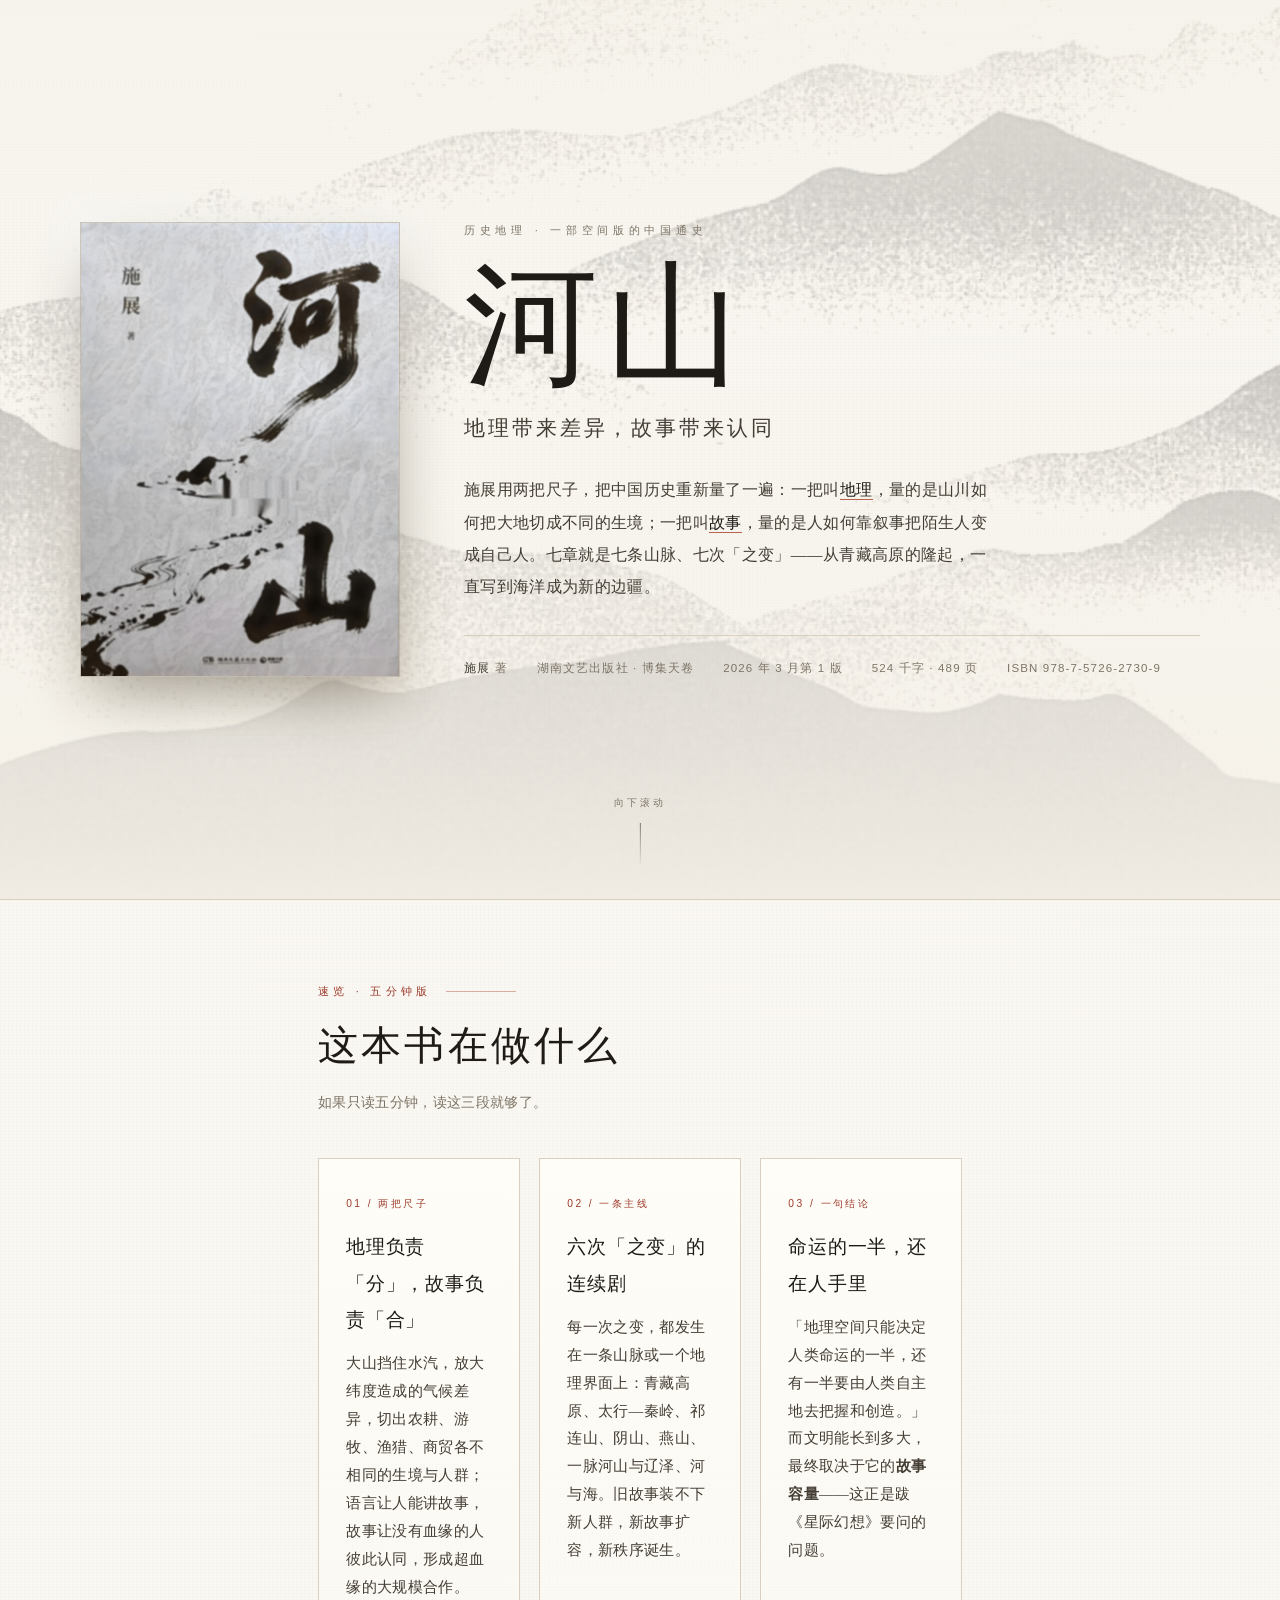
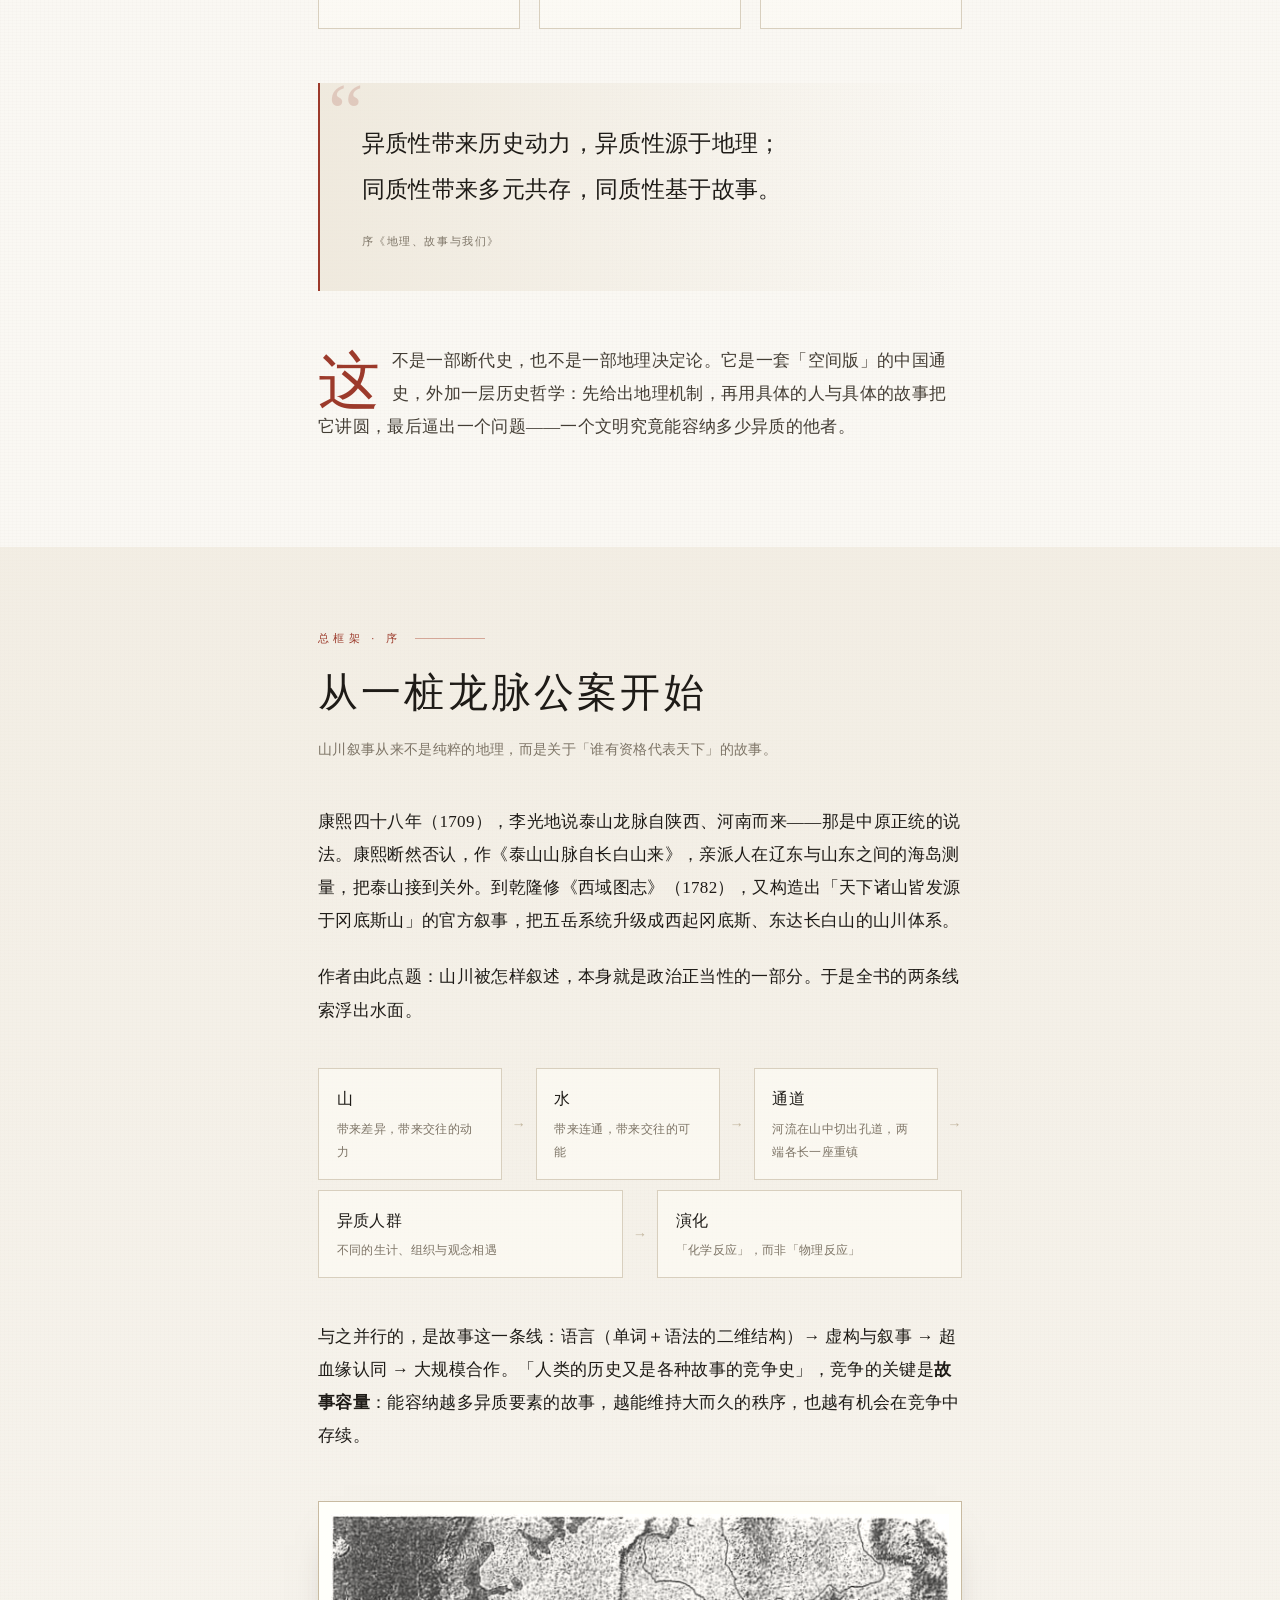
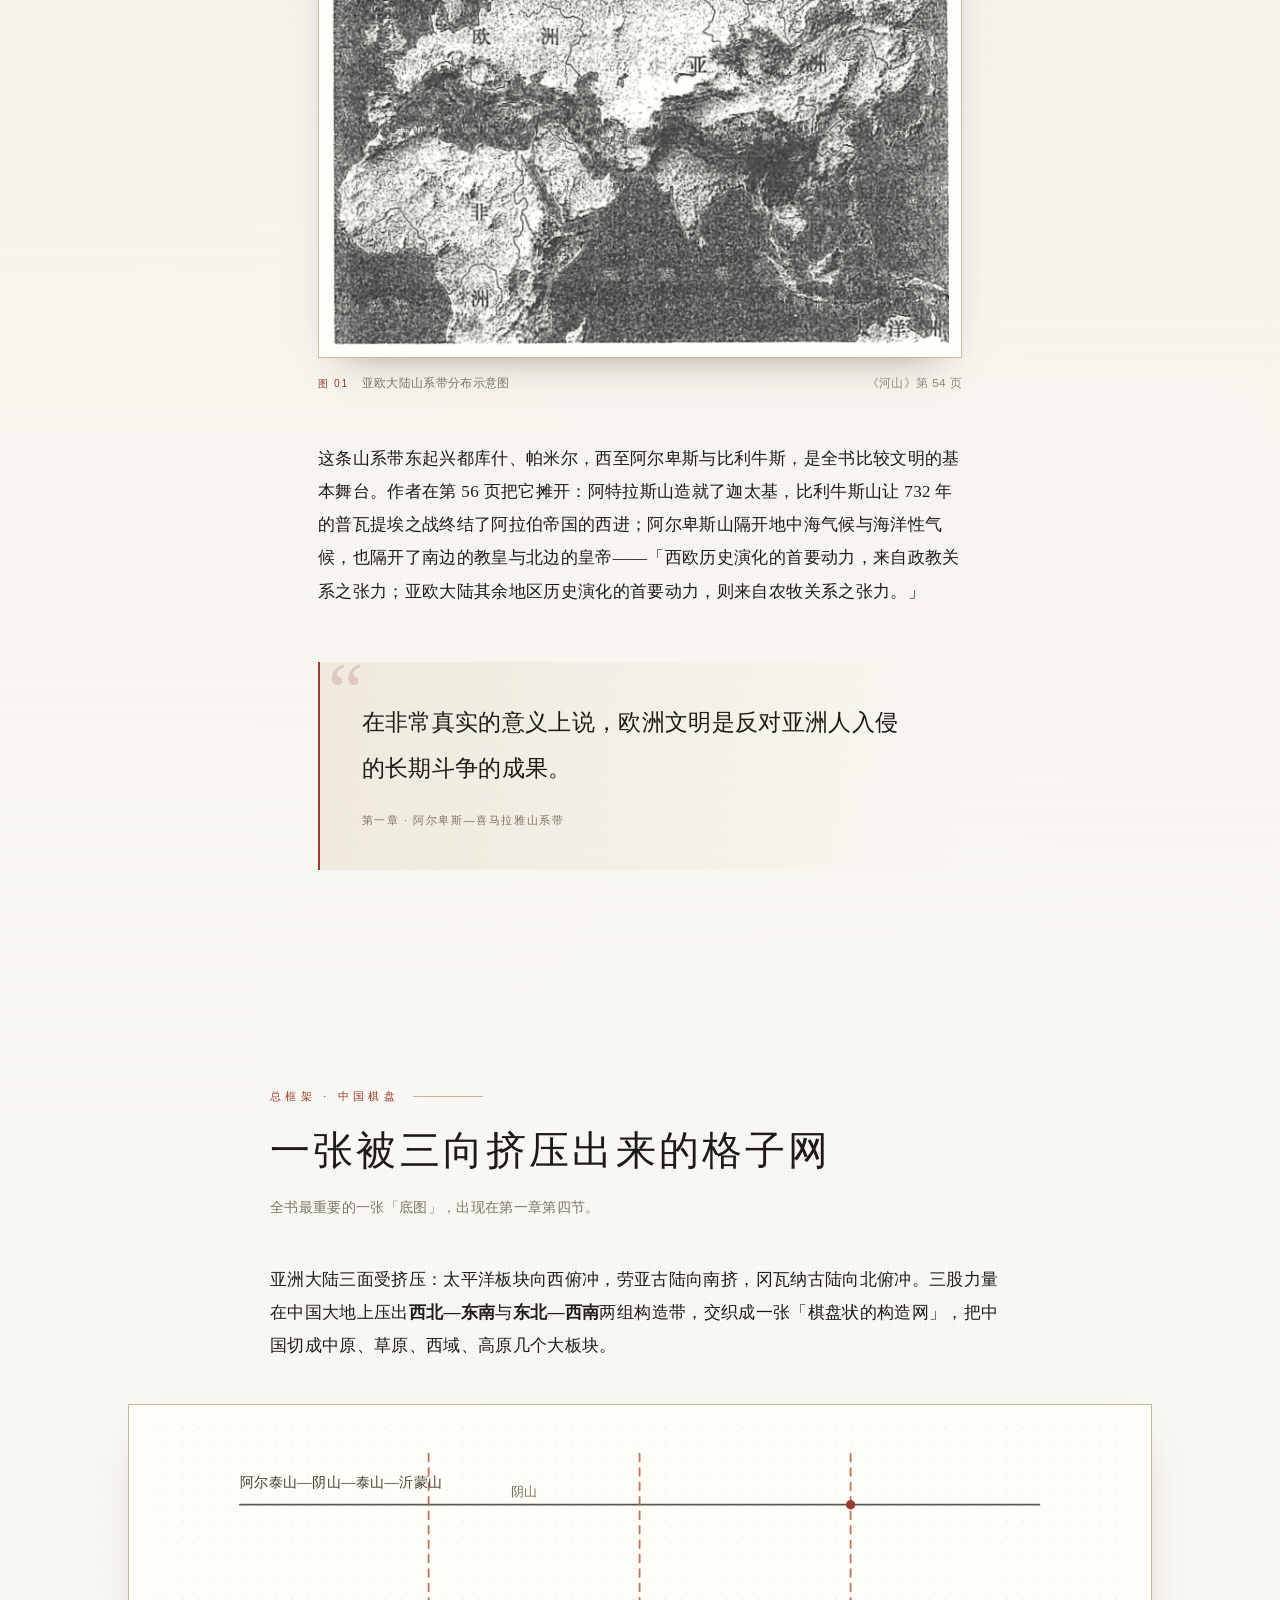
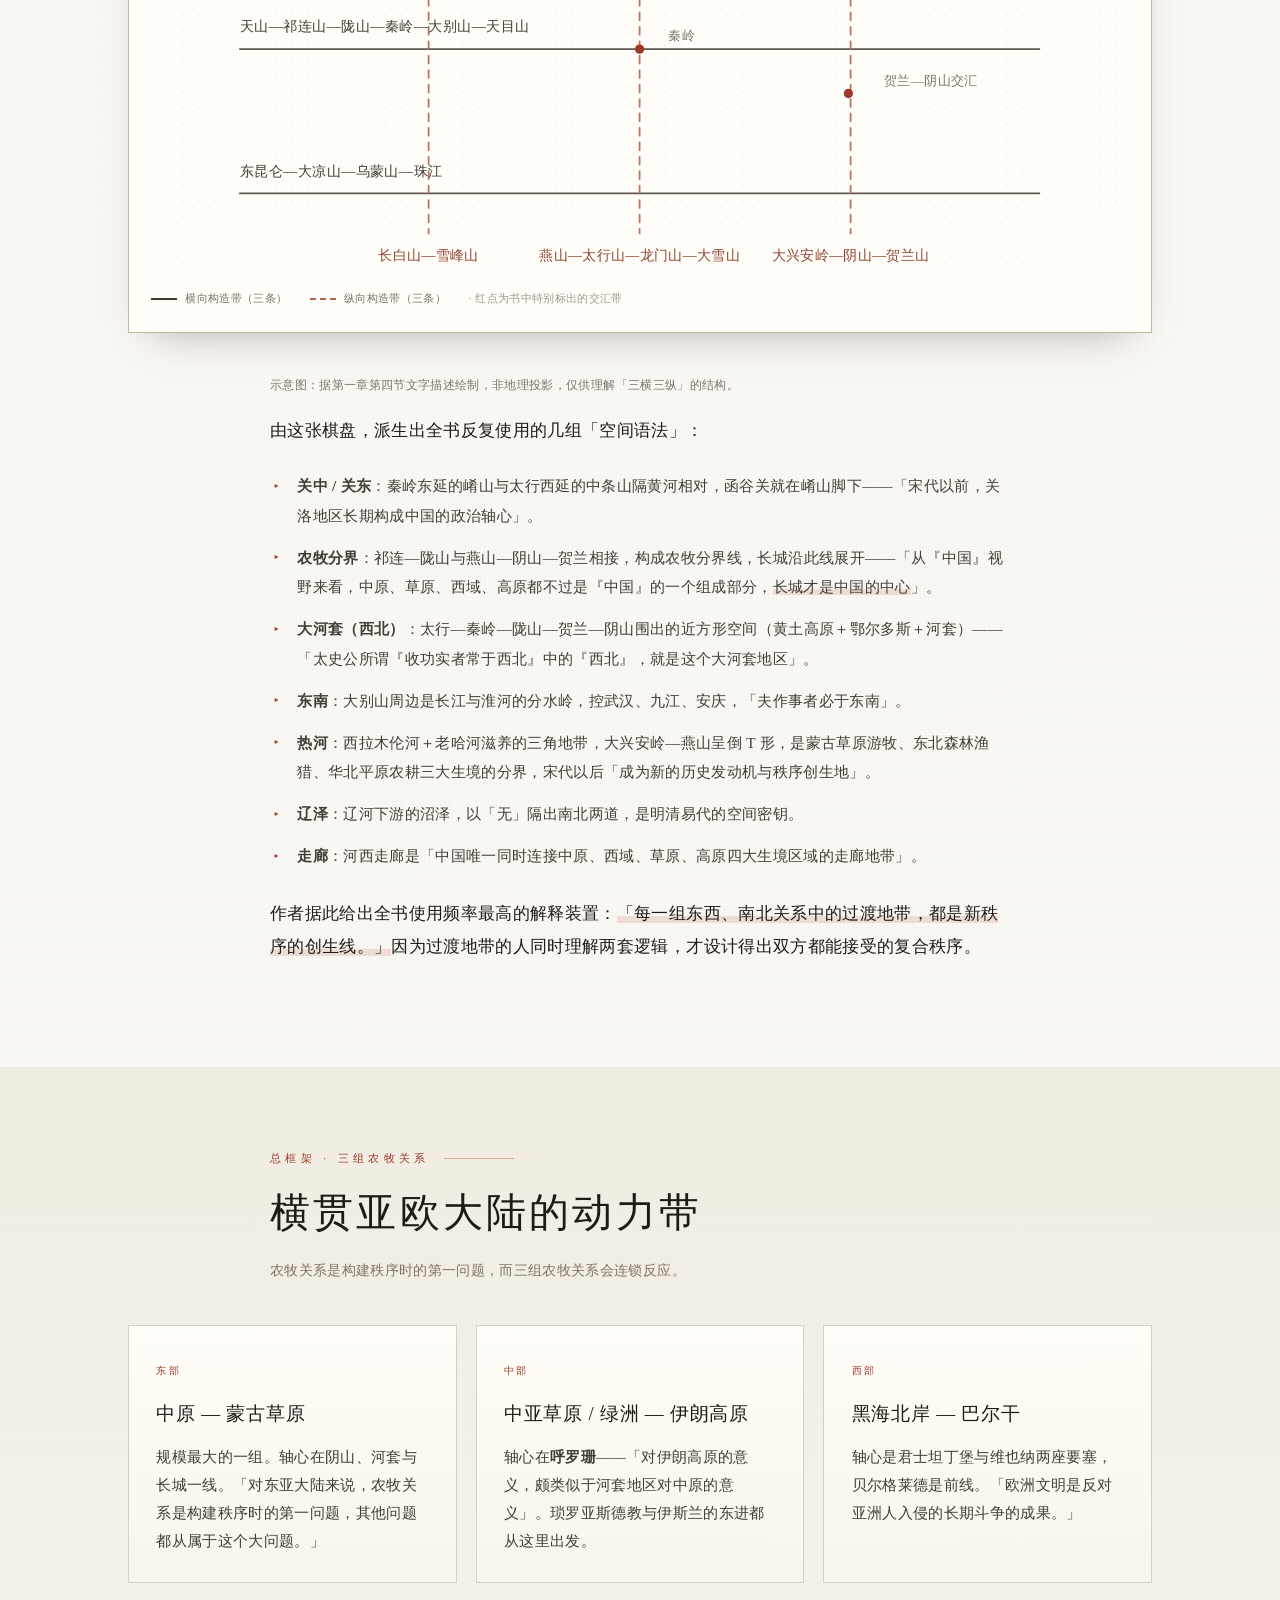
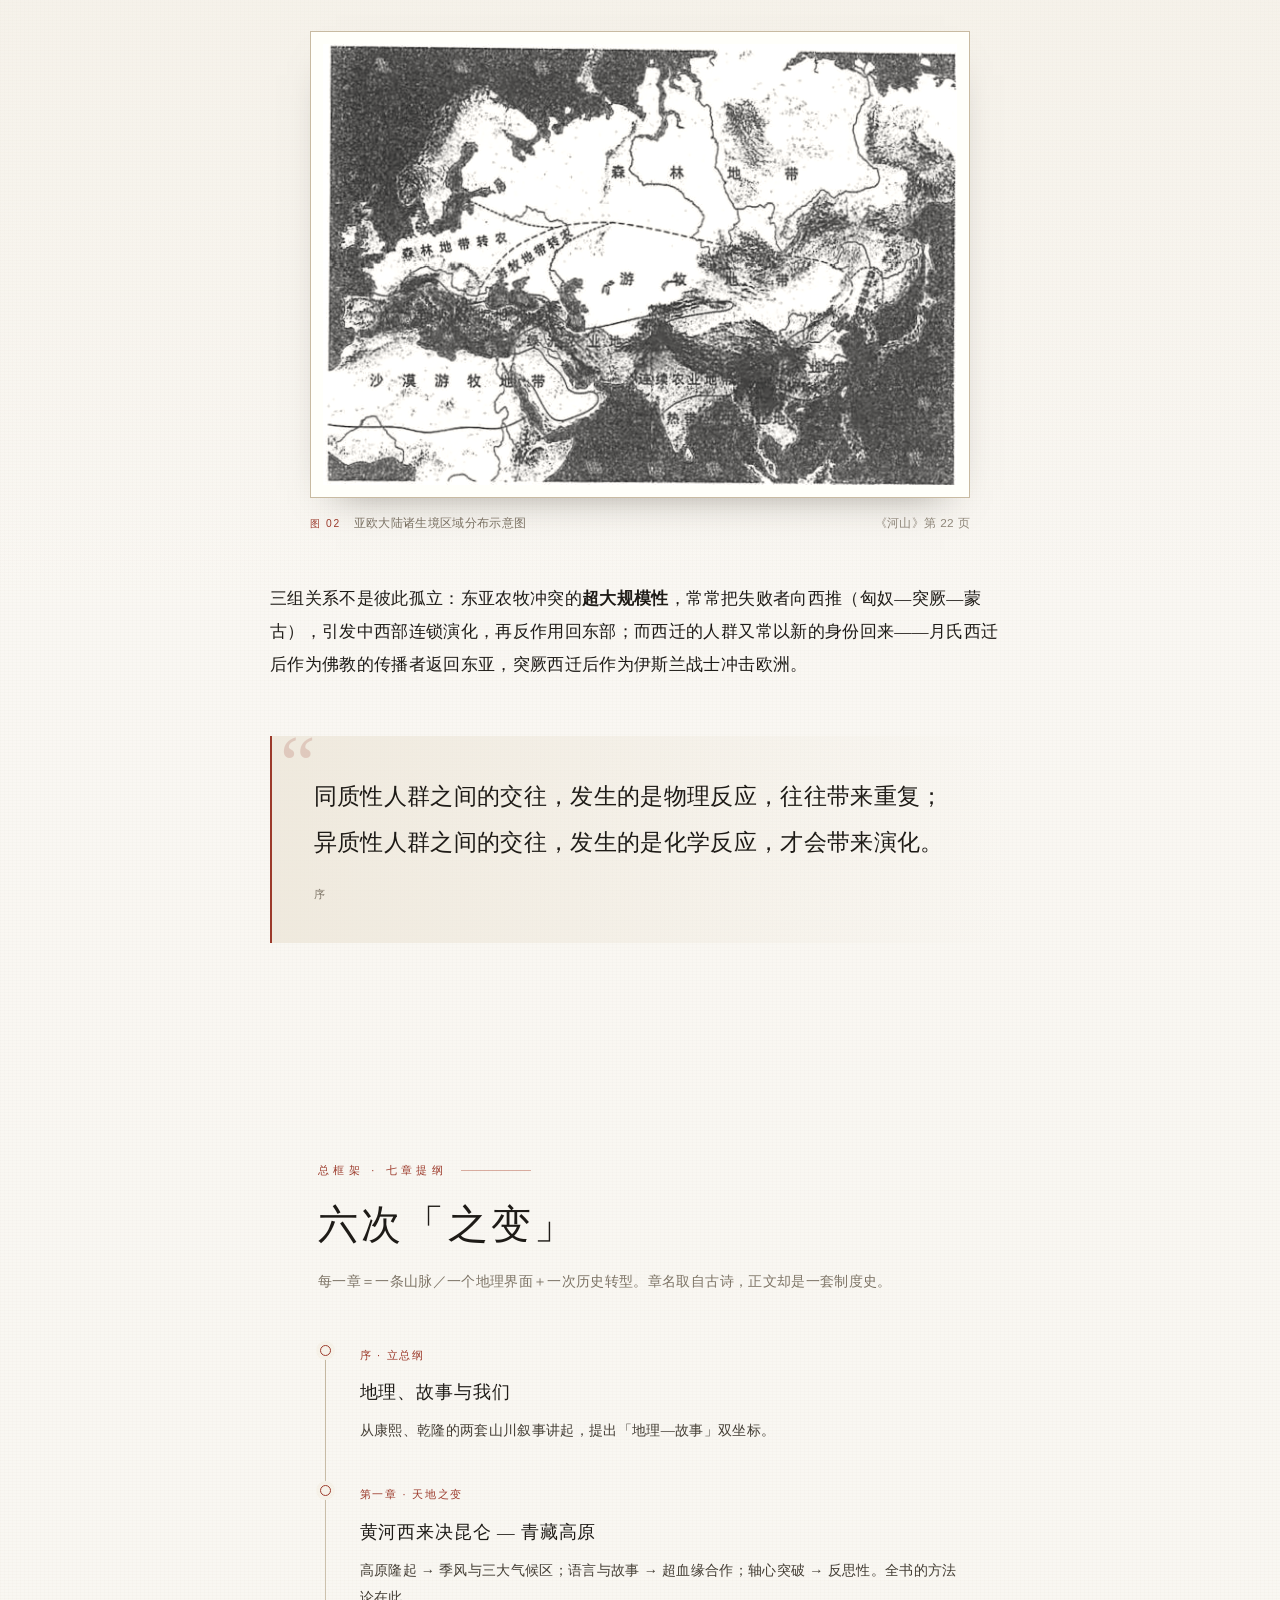
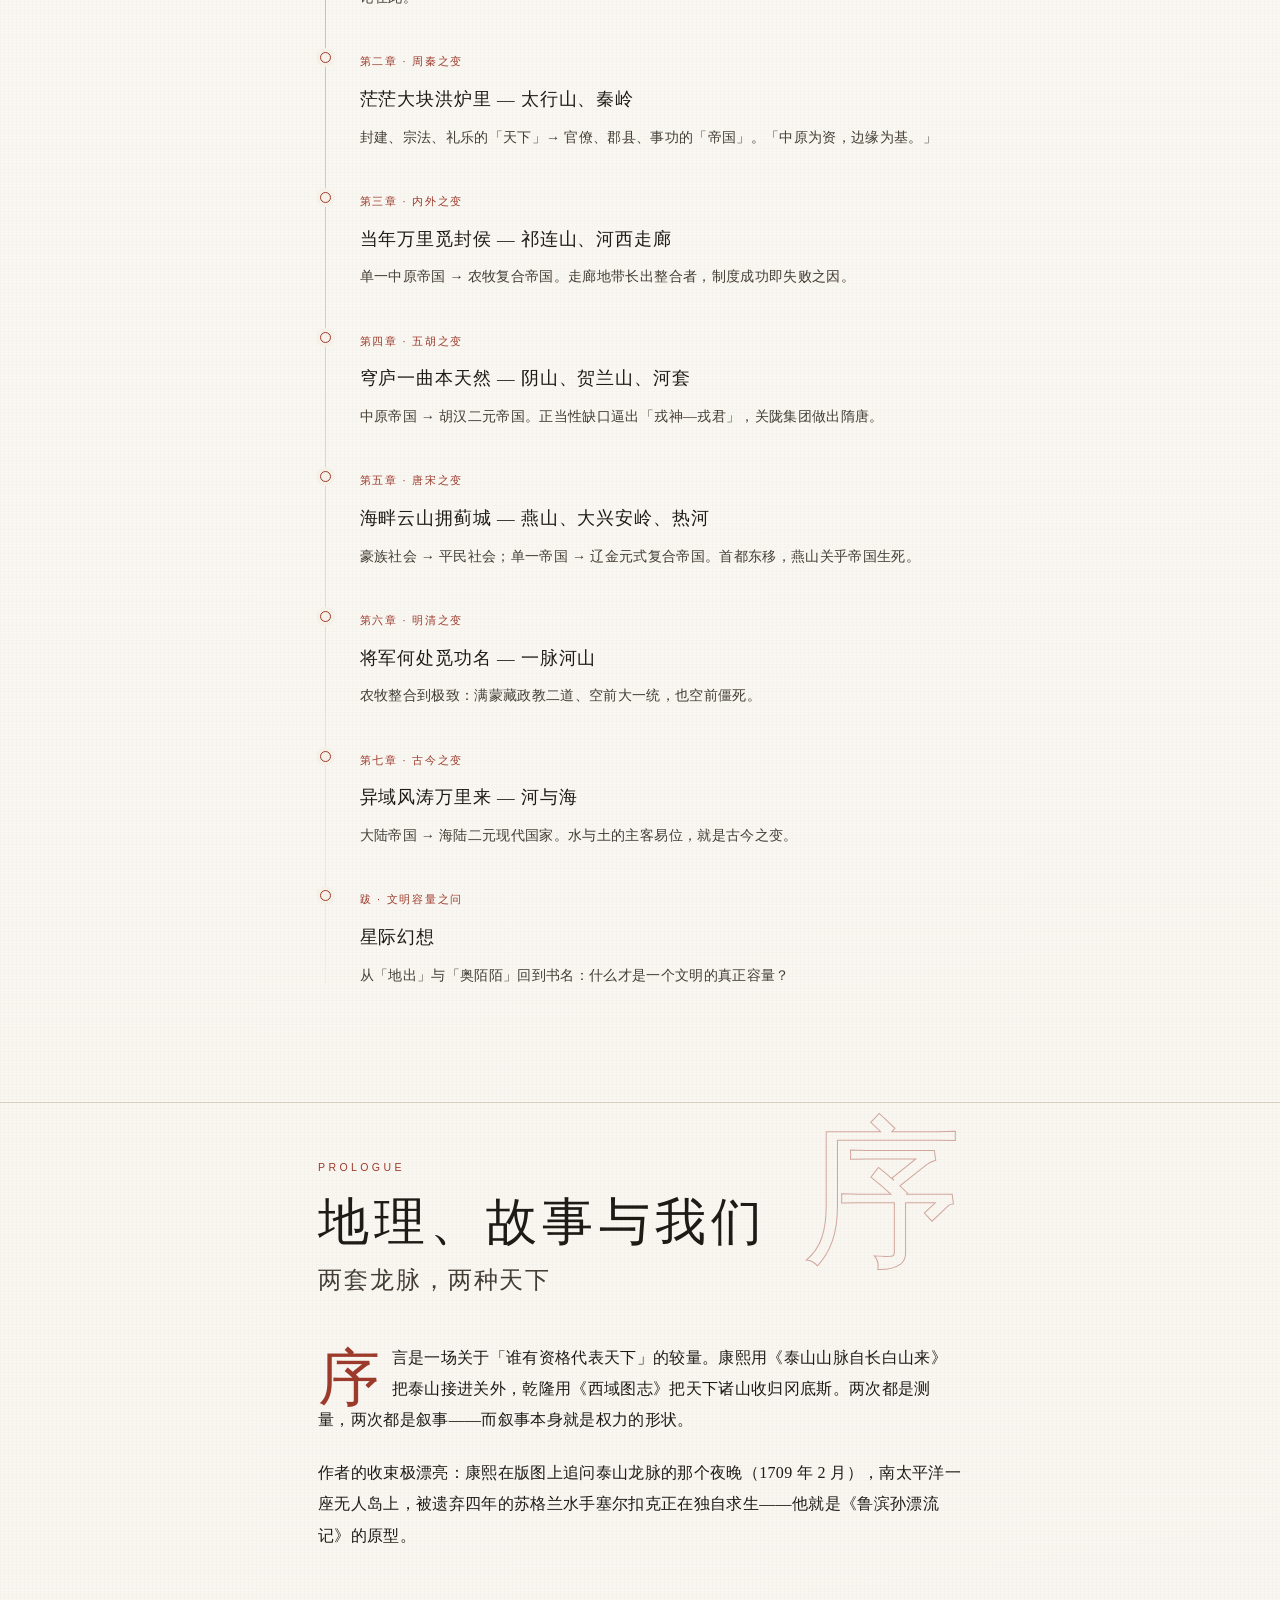
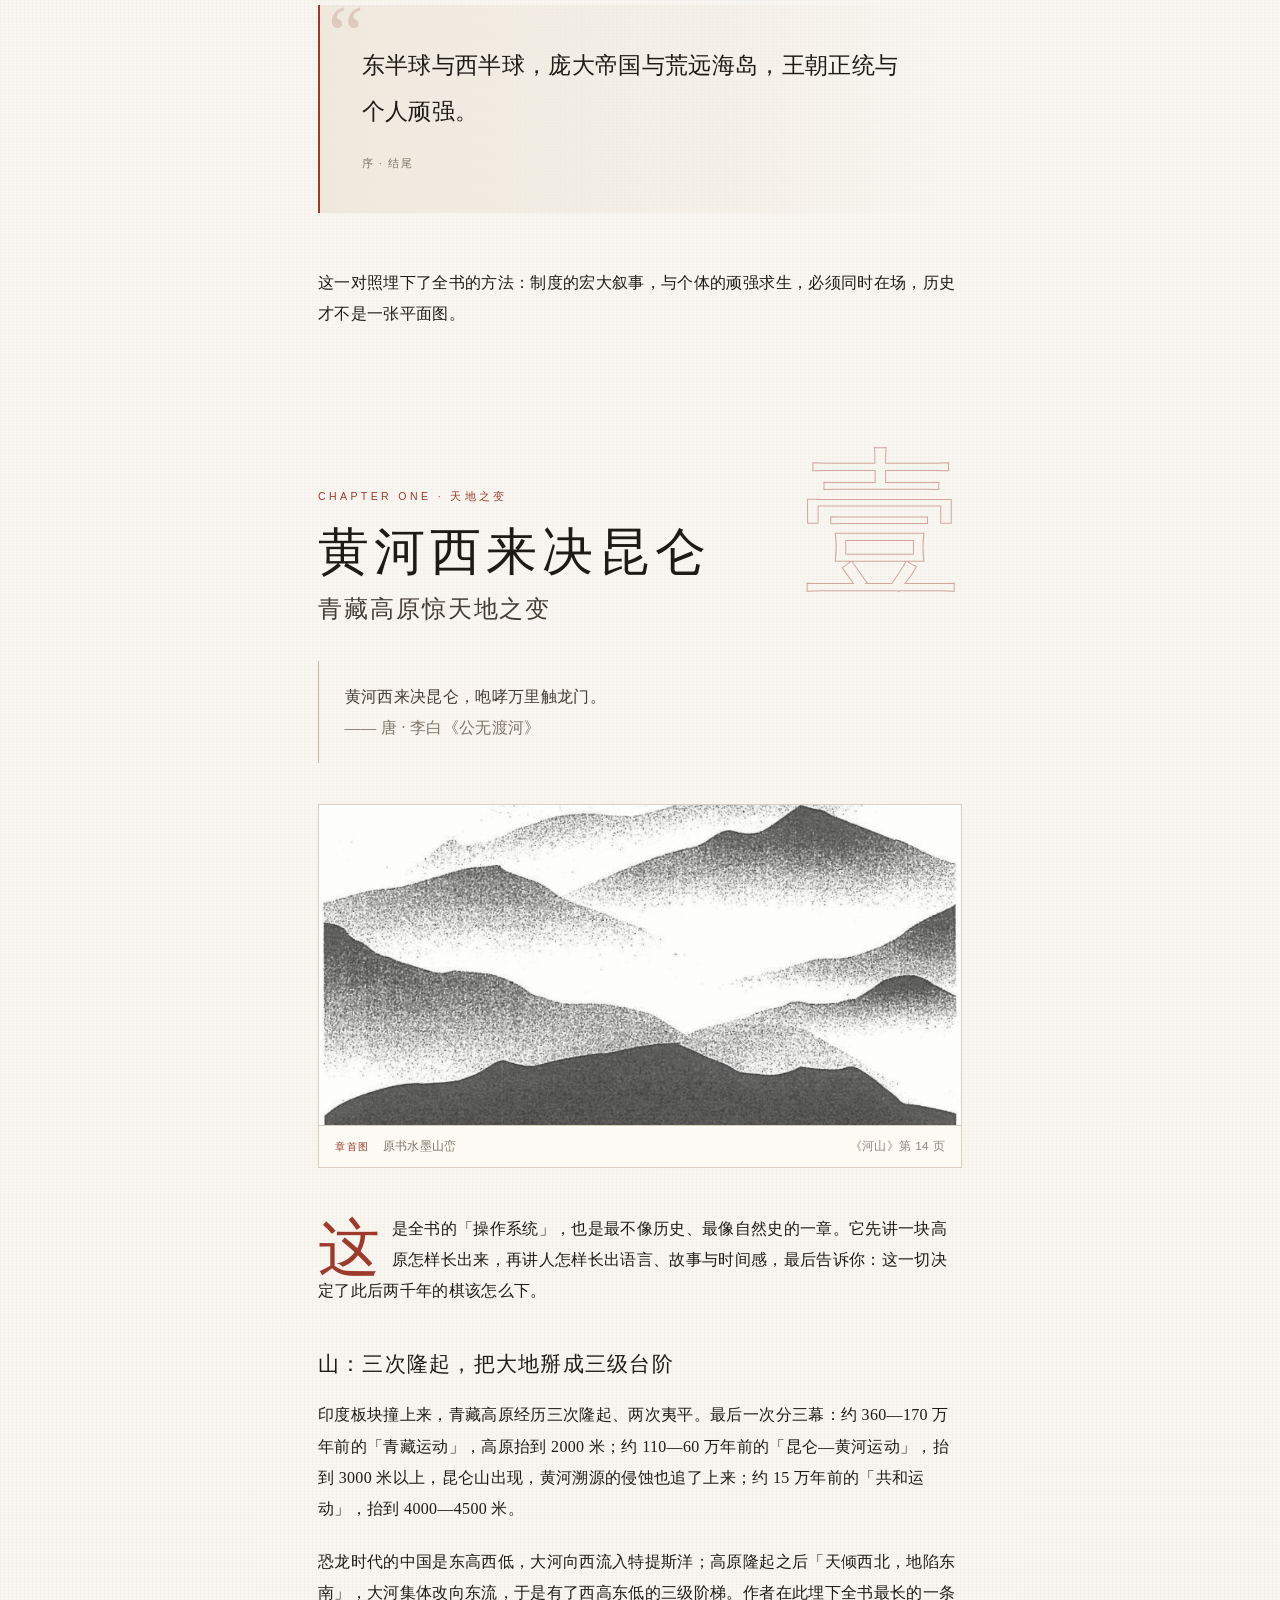
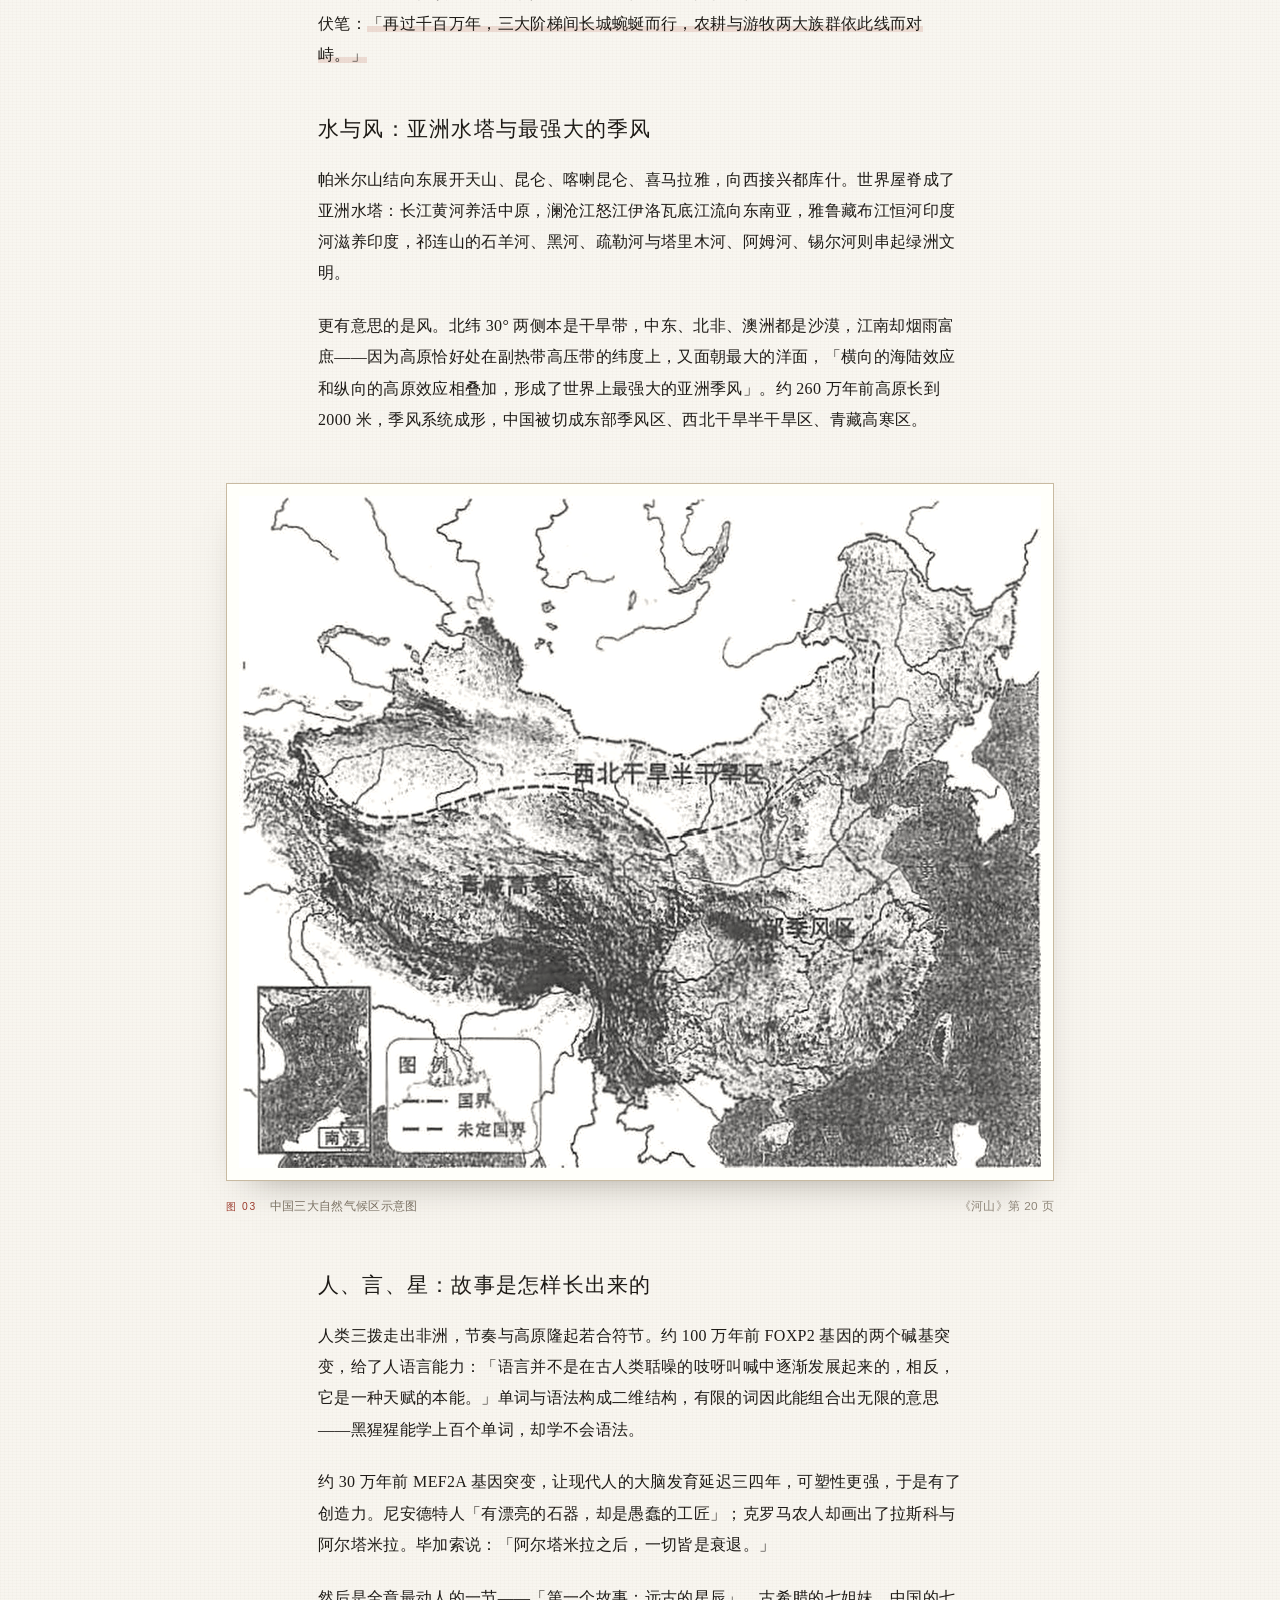
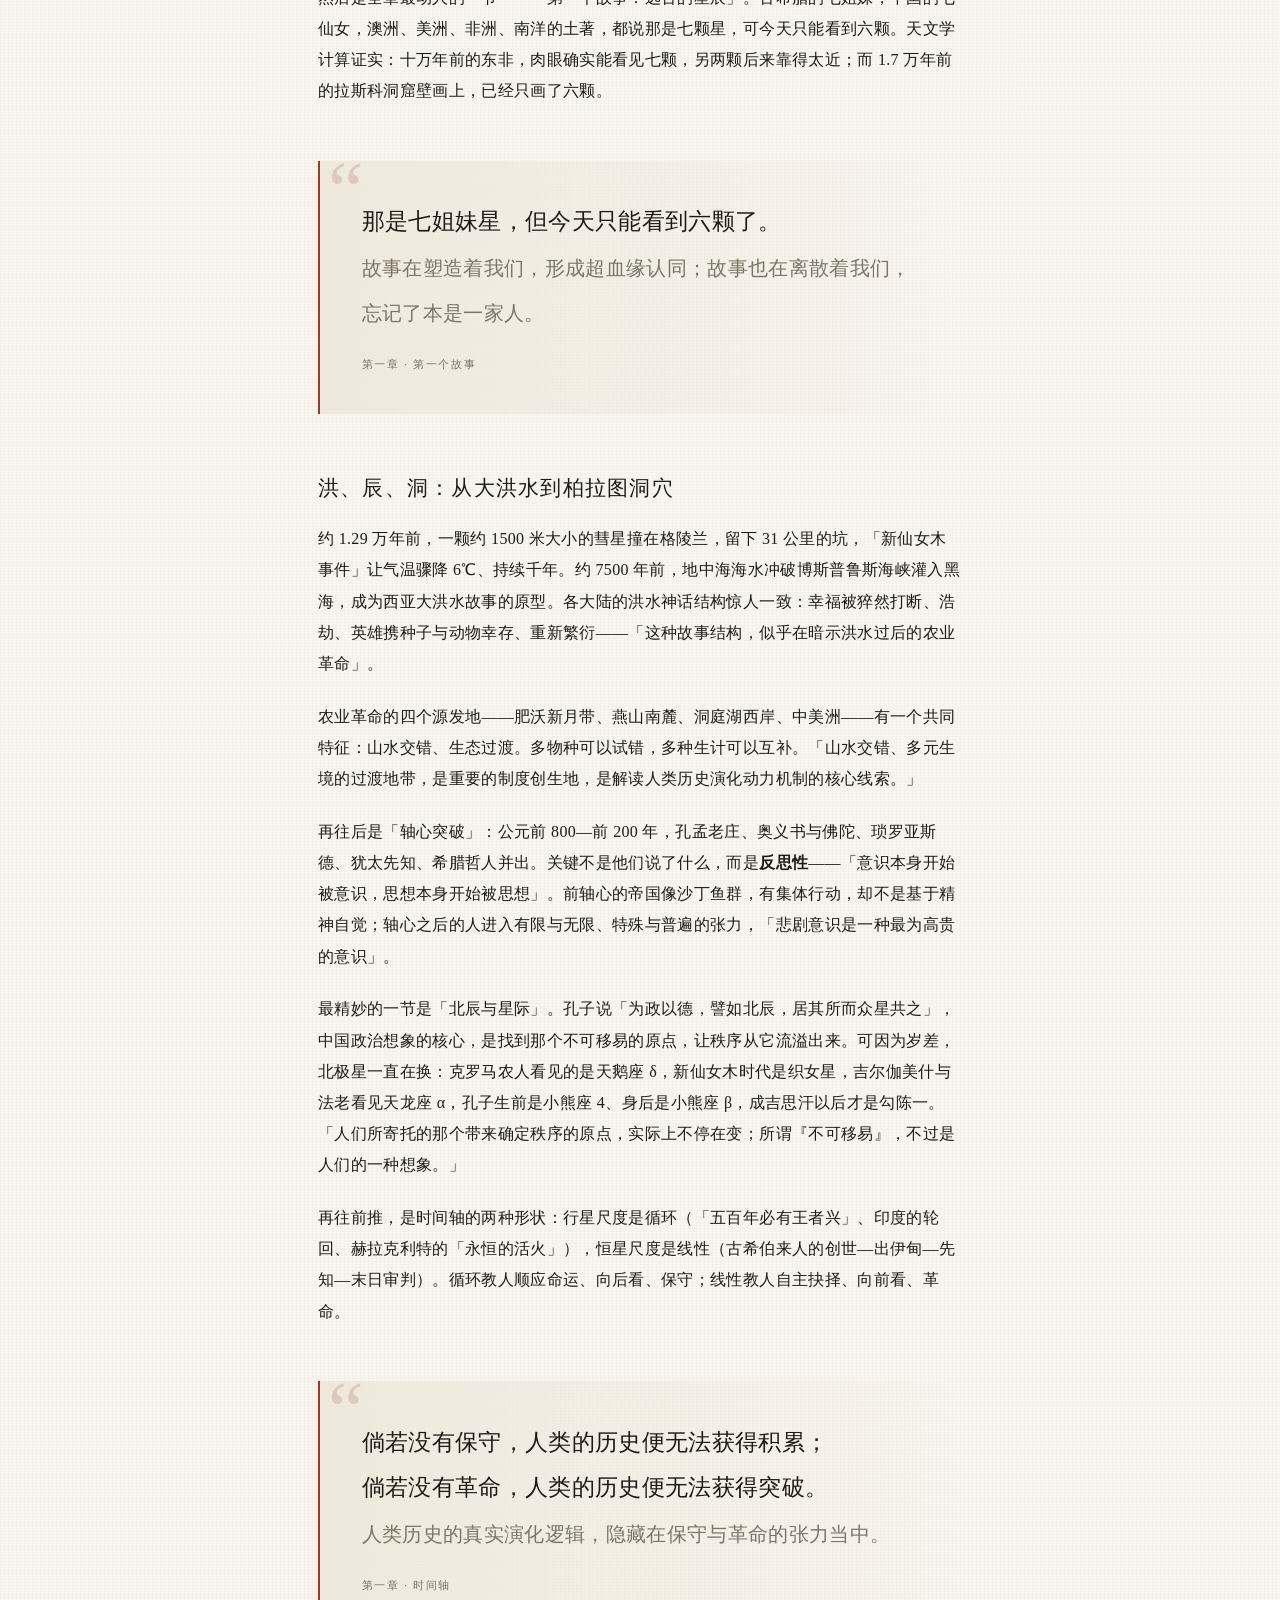
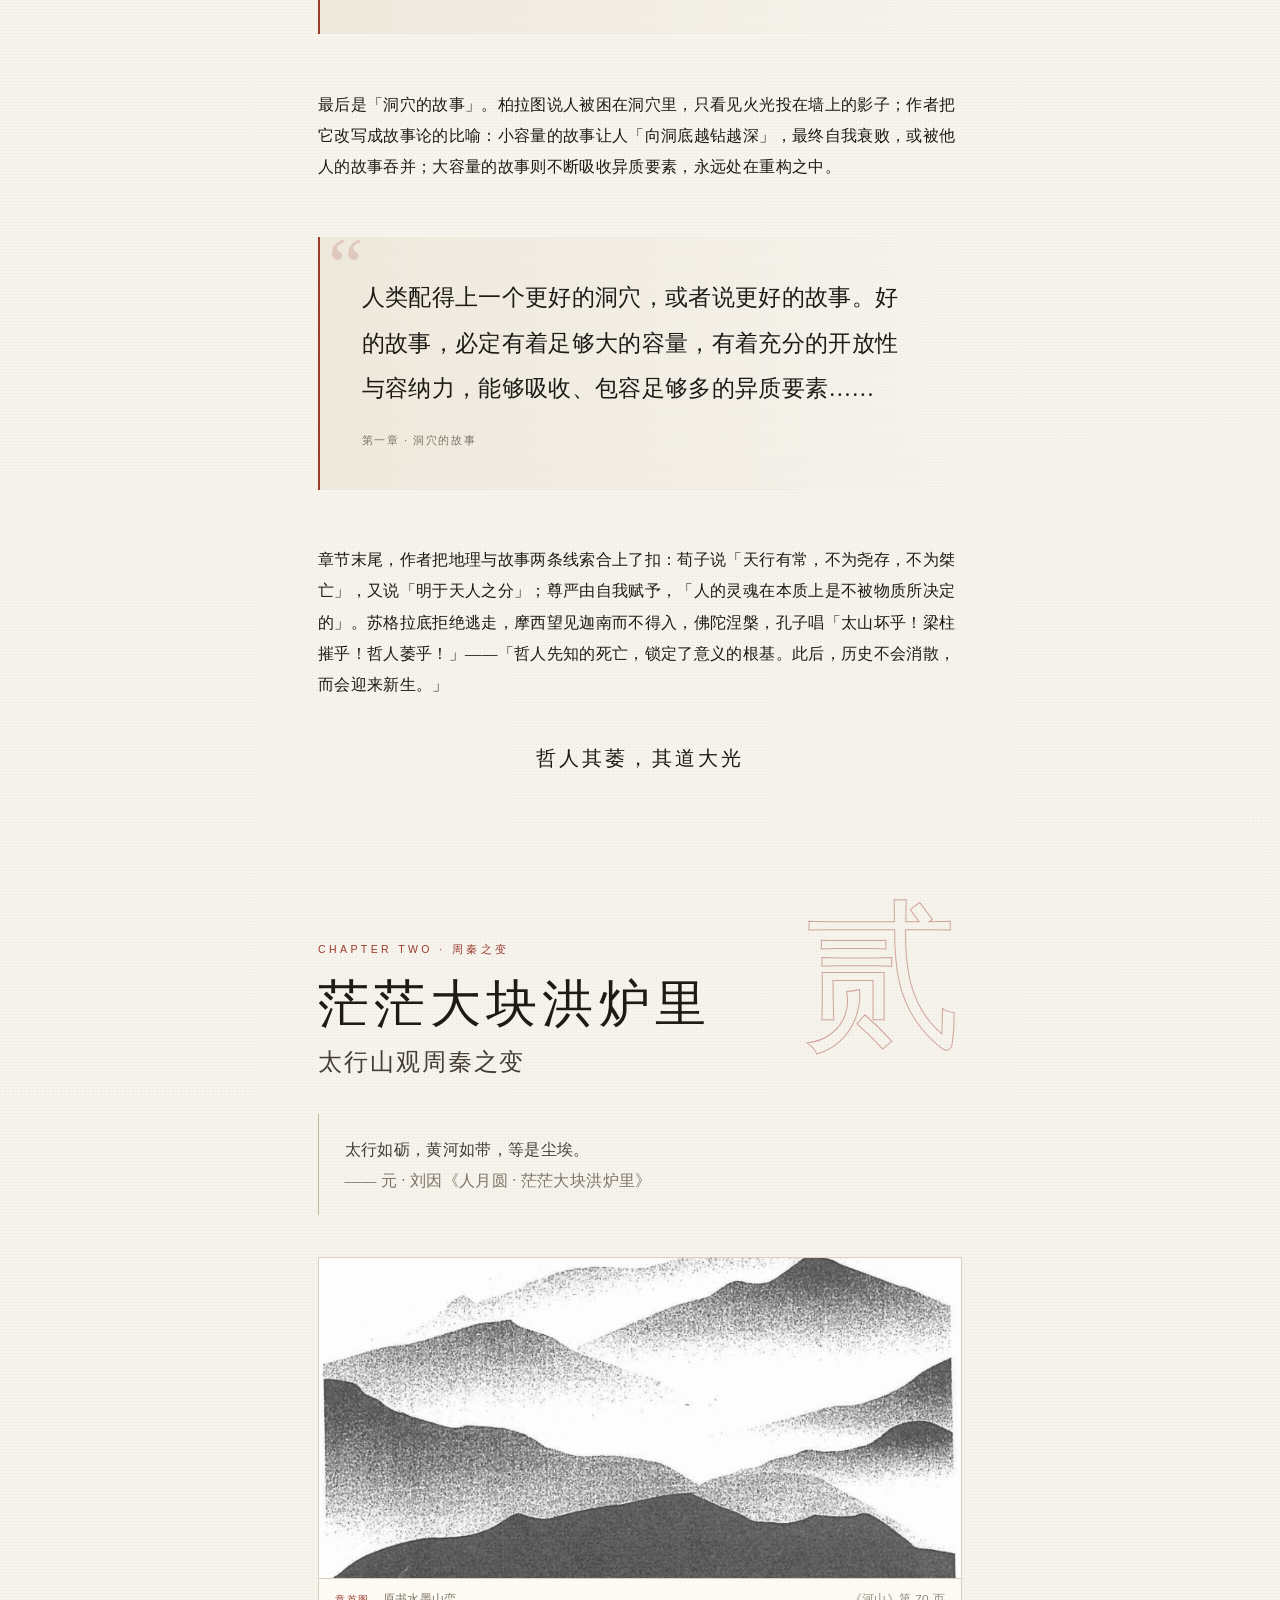
<file: static/books/heshan/index.html>
<!DOCTYPE html>
<html lang="zh-CN">
<head>
<meta charset="utf-8">
<meta name="viewport" content="width=device-width, initial-scale=1">
<title>河山 · 导读 | 施展</title>
<meta name="description" content="施展《河山》导读：以地理与故事两条线索，重述中国历史的六次之变。含全书框架、逐章提要、原书地图与核心命题。">
<style>
:root{
  --paper:#f5f1e8;
  --paper-2:#ece5d7;
  --paper-3:#fffdf7;
  --ink:#1e1b17;
  --ink-2:#433d34;
  --muted:#7d7466;
  --line:#d8cfbe;
  --line-2:#c3b69f;
  --accent:#9c3a2b;
  --accent-soft:#b8624f;
  --gold:#8c7440;
  --serif:"Songti SC","STSong","SimSun","Noto Serif SC","Source Han Serif SC","PingFang SC",serif;
  --kai:"Kaiti SC","STKaiti","KaiTi","Songti SC",serif;
  --sans:"PingFang SC","Hiragino Sans GB","Microsoft YaHei",sans-serif;
  --max:1120px;
  --text:740px;
}
*{box-sizing:border-box}
html{scroll-behavior:smooth}
body{
  margin:0;
  background:var(--paper);
  color:var(--ink);
  font-family:var(--serif);
  font-size:17px;
  line-height:1.95;
  letter-spacing:.02em;
  -webkit-font-smoothing:antialiased;
  background-image:
    radial-gradient(circle at 12% 8%, rgba(255,255,255,.55), transparent 45%),
    radial-gradient(circle at 88% 92%, rgba(196,180,150,.22), transparent 40%),
    repeating-linear-gradient(0deg, rgba(120,105,80,.035) 0 1px, transparent 1px 3px),
    repeating-linear-gradient(90deg, rgba(120,105,80,.03) 0 1px, transparent 1px 4px);
}
::selection{background:rgba(156,58,43,.18)}
img{max-width:100%;display:block}
a{color:inherit;text-decoration:none}

/* ---------- progress & topbar ---------- */
#progress{position:fixed;top:0;left:0;height:2px;width:0;background:var(--accent);z-index:120;transition:width .1s linear}
.topbar{
  position:fixed;top:0;left:0;right:0;z-index:100;
  display:flex;align-items:center;justify-content:space-between;
  padding:.55rem clamp(1rem,3vw,2.2rem);
  background:rgba(245,241,232,.82);
  backdrop-filter:blur(10px);
  border-bottom:1px solid rgba(195,182,159,.55);
  transform:translateY(-110%);
  transition:transform .55s cubic-bezier(.2,.7,.2,1);
}
.topbar.show{transform:translateY(0)}
.topbar .brand{font-family:var(--kai);font-size:1.06rem;letter-spacing:.28em}
.topbar .brand small{font-family:var(--sans);font-size:.66rem;letter-spacing:.16em;color:var(--muted);margin-left:.6rem}
.toc-btn{
  font-family:var(--sans);font-size:.72rem;letter-spacing:.2em;color:var(--ink-2);
  border:1px solid var(--line-2);background:transparent;border-radius:2px;
  padding:.42rem .85rem;cursor:pointer;transition:.25s;
}
.toc-btn:hover{background:var(--ink);color:var(--paper);border-color:var(--ink)}

/* ---------- toc drawer ---------- */
.toc{
  position:fixed;inset:0;z-index:130;display:none;
  background:rgba(30,27,23,.42);backdrop-filter:blur(3px);
}
.toc.open{display:block}
.toc-panel{
  position:absolute;right:0;top:0;bottom:0;width:min(420px,86vw);
  background:var(--paper-3);border-left:1px solid var(--line);
  padding:2.4rem 2rem;overflow:auto;
  box-shadow:-24px 0 60px rgba(40,34,26,.12);
}
.toc-panel h4{font-family:var(--sans);font-size:.68rem;letter-spacing:.3em;color:var(--muted);font-weight:400;margin:0 0 1.6rem}
.toc-panel ol{list-style:none;margin:0;padding:0;counter-reset:t}
.toc-panel li{counter-increment:t;border-bottom:1px dotted var(--line);padding:.62rem 0}
.toc-panel li a{display:flex;gap:.9rem;align-items:baseline;font-size:.98rem;transition:color .2s}
.toc-panel li a::before{content:counter(t,decimal-leading-zero);font-family:var(--sans);font-size:.62rem;color:var(--accent);letter-spacing:.1em}
.toc-panel li a:hover{color:var(--accent)}
.toc-close{position:absolute;top:1rem;right:1.2rem;background:none;border:0;font-size:1.4rem;color:var(--muted);cursor:pointer}

/* ---------- hero ---------- */
.hero{
  position:relative;overflow:hidden;
  min-height:100vh;display:flex;align-items:center;
  padding:clamp(3rem,8vh,6rem) clamp(1.2rem,4vw,3rem);
  border-bottom:1px solid var(--line);
}
.hero-art{
  position:absolute;inset:-6% -6% auto -6%;height:118%;
  background:url("assets/img/art-ch1.jpg") center 28%/cover no-repeat;
  mix-blend-mode:multiply;opacity:.32;
  filter:contrast(1.05) brightness(1.06);
  pointer-events:none;
}
.hero::after{
  content:"";position:absolute;inset:0;pointer-events:none;
  background:linear-gradient(180deg,rgba(245,241,232,.55),rgba(245,241,232,.15) 40%,rgba(245,241,232,.9));
}
.hero-inner{
  position:relative;z-index:2;width:100%;max-width:var(--max);margin:0 auto;
  display:grid;grid-template-columns:minmax(220px,320px) 1fr;
  gap:clamp(2rem,5vw,4.5rem);align-items:center;
}
.cover-wrap{position:relative;justify-self:center}
.cover-wrap::before{
  content:"";position:absolute;inset:-14px -14px -22px -14px;
  background:linear-gradient(160deg,rgba(255,255,255,.5),rgba(140,116,64,.12));
  filter:blur(18px);z-index:-1;
}
.cover{
  width:100%;border:1px solid rgba(120,105,80,.35);
  box-shadow:0 26px 60px -18px rgba(50,42,32,.45),0 2px 0 rgba(255,255,255,.6) inset;
  transition:transform .8s cubic-bezier(.2,.7,.2,1),box-shadow .8s;
}
.cover-wrap:hover .cover{transform:translateY(-6px) rotate(-.4deg);box-shadow:0 36px 80px -20px rgba(50,42,32,.5)}
.hero-text .kicker{
  font-family:var(--sans);font-size:.7rem;letter-spacing:.42em;color:var(--muted);
  margin:0 0 1.4rem;text-transform:uppercase;
}
.hero-text h1{
  font-family:var(--kai);font-size:clamp(4.6rem,13vw,8.4rem);line-height:.92;
  letter-spacing:.06em;margin:0;font-weight:400;color:var(--ink);
}
.hero-text h1 span{display:inline-block;opacity:0;transform:translateY(18px);animation:rise .9s .15s forwards}
.hero-text h1 span:nth-child(2){animation-delay:.32s}
@keyframes rise{to{opacity:1;transform:none}}
.hero-text .sub{
  font-family:var(--kai);font-size:clamp(1rem,2.2vw,1.3rem);color:var(--ink-2);
  letter-spacing:.14em;margin:1.3rem 0 1.6rem;
}
.hero-text .lede{max-width:34em;color:var(--ink-2);font-size:.98rem;line-height:2.05;margin:0 0 2rem}
.hero-text .lede b{font-weight:400;color:var(--ink);border-bottom:1px solid var(--accent-soft);padding-bottom:1px}
.meta-list{
  list-style:none;margin:0;padding:1.3rem 0 0;border-top:1px solid var(--line);
  display:flex;flex-wrap:wrap;gap:.5rem 1.8rem;
  font-family:var(--sans);font-size:.72rem;letter-spacing:.1em;color:var(--muted);
}
.meta-list b{color:var(--ink-2);font-weight:500}
.scroll-hint{
  position:absolute;left:50%;bottom:2rem;transform:translateX(-50%);
  font-family:var(--sans);font-size:.64rem;letter-spacing:.3em;color:var(--muted);
  display:flex;flex-direction:column;align-items:center;gap:.6rem;z-index:3
}
.scroll-hint::after{
  content:"";width:1px;height:44px;background:linear-gradient(180deg,var(--muted),transparent);
  animation:drop 2.2s ease-in-out infinite
}
@keyframes drop{0%{transform:scaleY(.3);transform-origin:top}50%{transform:scaleY(1);transform-origin:top}100%{transform:scaleY(.3);transform-origin:top}}

/* ---------- section scaffolding ---------- */
.wrap{max-width:var(--max);margin:0 auto;padding:0 clamp(1.2rem,4vw,3rem)}
.narrow{max-width:var(--text);margin:0 auto}
section{padding:clamp(3.6rem,9vh,7rem) 0;position:relative}
.sec-head{margin-bottom:2.6rem;position:relative}
.eyebrow{
  font-family:var(--sans);font-size:.67rem;letter-spacing:.4em;color:var(--accent);
  margin:0 0 1rem;display:flex;align-items:center;gap:.9rem;
}
.eyebrow::after{content:"";height:1px;flex:1;max-width:70px;background:var(--accent-soft);opacity:.5}
h2.sec-title{
  font-family:var(--kai);font-weight:400;font-size:clamp(1.7rem,3.6vw,2.5rem);
  letter-spacing:.08em;margin:0;line-height:1.4;
}
.sec-sub{color:var(--muted);font-size:.9rem;margin:.9rem 0 0;max-width:40em}
p{margin:0 0 1.35em}
.lead{font-size:1.05rem;color:var(--ink-2)}
.dropcap::first-letter{
  float:left;font-family:var(--kai);font-size:3.9rem;line-height:.82;
  padding:.16em .18em 0 0;color:var(--accent);
}
.hr-orn{
  display:flex;align-items:center;justify-content:center;gap:1rem;
  color:var(--line-2);margin:3.4rem 0;font-size:.8rem
}
.hr-orn::before,.hr-orn::after{content:"";height:1px;width:min(120px,20vw);background:var(--line)}

/* ---------- quotes ---------- */
.pull{
  position:relative;margin:3.4rem 0;padding:2.4rem 2.6rem;
  border-left:2px solid var(--accent);background:linear-gradient(90deg,rgba(236,229,215,.75),rgba(245,241,232,0));
  font-family:var(--kai);font-size:clamp(1.1rem,2.3vw,1.42rem);line-height:2;color:var(--ink);
}
.pull::before{
  content:"“";position:absolute;left:.5rem;top:-.7rem;
  font-family:var(--kai);font-size:5rem;color:var(--accent);opacity:.18;line-height:1
}
.pull cite{display:block;margin-top:1.1rem;font-family:var(--sans);font-size:.7rem;letter-spacing:.14em;color:var(--muted);font-style:normal}

/* ---------- figures ---------- */
figure.fig{margin:3rem auto;position:relative;max-width:660px}
figure.fig.wide{max-width:none;width:min(828px,92vw);margin-left:calc((100% - min(828px,92vw))/2);margin-right:0}
figure.fig img{cursor:zoom-in}
a.zoom{display:block;line-height:0}
a.zoom:focus-visible{outline:2px solid var(--accent);outline-offset:6px}
figure.fig img{
  width:100%;height:auto;background:var(--paper-3);
  border:1px solid var(--line-2);
  padding:12px;
  box-shadow:0 18px 40px -26px rgba(50,42,32,.55);
  filter:sepia(6%) contrast(1.03);
}
figcaption{
  margin-top:.9rem;font-family:var(--sans);font-size:.74rem;line-height:1.8;
  color:var(--muted);letter-spacing:.03em;
  display:flex;flex-wrap:wrap;gap:.2rem .8rem;align-items:baseline;
}
figcaption .fno{color:var(--accent);letter-spacing:.16em;font-size:.64rem}
figcaption .src{margin-left:auto;opacity:.85;white-space:nowrap}
fig.wide{margin-left:calc((var(--text) - min(980px,88vw)) / 2);margin-right:calc((var(--text) - min(980px,88vw)) / 2)}
@media(max-width:1140px){fig.wide{margin-left:0;margin-right:0}}

/* ---------- cards / grids ---------- */
.grid{display:grid;gap:1.2rem}
.g2{grid-template-columns:repeat(2,1fr)}
.g3{grid-template-columns:repeat(3,1fr)}
@media(max-width:860px){.g2,.g3{grid-template-columns:1fr}}
.card{
  background:linear-gradient(180deg,var(--paper-3),rgba(255,253,247,.35));
  border:1px solid var(--line);padding:1.6rem 1.7rem;
  transition:transform .45s cubic-bezier(.2,.7,.2,1),box-shadow .45s,border-color .45s;
}
.card:hover{transform:translateY(-4px);box-shadow:0 22px 40px -28px rgba(50,42,32,.55);border-color:var(--line-2)}
.card .no{font-family:var(--sans);font-size:.64rem;letter-spacing:.24em;color:var(--accent)}
.card h3{font-family:var(--kai);font-weight:400;font-size:1.18rem;margin:.7rem 0 .7rem;letter-spacing:.04em}
.card p{font-size:.92rem;color:var(--ink-2);margin:0;line-height:1.9}

/* ---------- mechanism chain ---------- */
.chain{display:flex;flex-wrap:wrap;align-items:stretch;gap:.6rem;margin:2.6rem 0}
.chain .node{
  flex:1 1 150px;border:1px solid var(--line);background:rgba(255,253,247,.6);
  padding:1rem 1.1rem;font-size:.86rem;line-height:1.7;position:relative
}
.chain .node b{display:block;font-family:var(--kai);font-size:1rem;font-weight:400;margin-bottom:.25rem;color:var(--ink)}
.chain .node span{color:var(--muted);font-size:.78rem}
.chain .arrow{align-self:center;color:var(--line-2);font-size:.9rem}
@media(max-width:720px){.chain .arrow{display:none}}

/* ---------- table ---------- */
.table-wrap{overflow-x:auto;margin:2.4rem 0;border:1px solid var(--line);background:rgba(255,253,247,.5)}
table{border-collapse:collapse;width:100%;font-size:.86rem;min-width:560px}
th,td{padding:.8rem 1rem;text-align:left;border-bottom:1px solid var(--line);vertical-align:top;line-height:1.75}
th{font-family:var(--sans);font-size:.68rem;letter-spacing:.18em;color:var(--muted);font-weight:400;background:rgba(236,229,215,.6);white-space:nowrap}
tr:last-child td{border-bottom:0}
td b{font-weight:400;color:var(--accent)}

/* ---------- chessboard svg ---------- */
.board-fig{background:var(--paper-3);border:1px solid var(--line-2);padding:1.4rem;box-shadow:0 18px 40px -26px rgba(50,42,32,.5)}
.board-fig svg{width:100%;height:auto;display:block}
.legend{display:flex;flex-wrap:wrap;gap:.4rem 1.4rem;font-family:var(--sans);font-size:.7rem;color:var(--muted);margin-top:1rem}
.legend i{display:inline-block;width:26px;height:0;border-top:2px solid var(--ink-2);vertical-align:middle;margin-right:.5rem}
.legend .v i{border-top:2px dashed var(--accent-soft)}

/* ---------- timeline ---------- */
.timeline{position:relative;margin:2.6rem 0 0;padding-left:2.2rem}
.timeline::before{content:"";position:absolute;left:.42rem;top:.4rem;bottom:.4rem;width:1px;background:linear-gradient(180deg,var(--line-2),rgba(195,182,159,.15))}
.tl-item{position:relative;margin-bottom:2rem;padding-left:.4rem}
.tl-item::before{
  content:"";position:absolute;left:-2.06rem;top:.55rem;width:9px;height:9px;border-radius:50%;
  background:var(--paper);border:1px solid var(--accent);box-shadow:0 0 0 4px var(--paper)
}
.tl-item .yr{font-family:var(--sans);font-size:.68rem;letter-spacing:.16em;color:var(--accent)}
.tl-item h4{font-family:var(--kai);font-weight:400;font-size:1.1rem;margin:.35rem 0 .45rem;letter-spacing:.05em}
.tl-item p{font-size:.88rem;color:var(--ink-2);margin:0}

/* ---------- chapter shell ---------- */
.chapter{padding-top:clamp(2rem,6vh,4rem);border-top:1px solid var(--line)}
.chapter + .chapter{border-top:0}
.ch-head{position:relative;margin-bottom:2.4rem}
.ch-num{
  font-family:var(--kai);font-size:clamp(5rem,16vw,10rem);line-height:.8;color:transparent;
  -webkit-text-stroke:1px rgba(156,58,43,.42);
  position:absolute;right:0;top:-1.6rem;pointer-events:none;user-select:none;
}
.ch-tag{font-family:var(--sans);font-size:.66rem;letter-spacing:.32em;color:var(--accent);margin:0 0 .8rem}
.ch-title{font-family:var(--kai);font-weight:400;font-size:clamp(2rem,5vw,3.2rem);letter-spacing:.1em;margin:0;line-height:1.25}
.ch-line{font-size:clamp(1.15rem,2.6vw,1.5rem);letter-spacing:.08em;color:var(--ink-2);margin:.1em 0 0;font-family:var(--kai)}
.ch-epigraph{
  margin:1.8rem 0 0;padding:1.2rem 1.6rem;border-left:1px solid var(--line-2);
  font-family:var(--kai);font-size:.98rem;color:var(--muted);line-height:2
}
.ch-epigraph em{font-style:normal;color:var(--ink-2)}
.ch-hero{margin:2.6rem 0 2.8rem;position:relative;overflow:hidden;border:1px solid var(--line)}
.ch-hero img{width:100%;height:clamp(180px,26vw,320px);object-fit:cover;object-position:center 42%;filter:grayscale(1) contrast(1.02);opacity:.9;transition:transform 1.2s}
.ch-hero:hover img{transform:scale(1.03)}
.ch-hero figcaption{margin:0;padding:.6rem 1rem;background:rgba(255,253,247,.8);border-top:1px solid var(--line)}
.ch-body p{font-size:1rem}
.hl{background:linear-gradient(180deg,transparent 62%,rgba(184,98,79,.18) 62%)}

/* ---------- proposition / concept ---------- */
.concept-grid{display:grid;grid-template-columns:repeat(2,1fr);gap:0;border-top:1px solid var(--line);margin-top:2rem}
@media(max-width:860px){.concept-grid{grid-template-columns:1fr}}
.concept{padding:1.5rem 1.6rem;border-bottom:1px solid var(--line)}
.concept:nth-child(odd){border-right:1px solid var(--line)}
@media(max-width:860px){.concept:nth-child(odd){border-right:0}}
.concept dt{font-family:var(--kai);font-size:1.12rem;letter-spacing:.05em;margin-bottom:.5rem}
.concept dd{margin:0;font-size:.88rem;color:var(--ink-2);line-height:1.85}
.concept .from{display:block;margin-top:.55rem;font-family:var(--sans);font-size:.66rem;letter-spacing:.14em;color:var(--muted)}

/* ---------- notes / lists ---------- */
.notes{counter-reset:n;list-style:none;padding:0;margin:2rem 0;counter-reset:nn}
.notes li{counter-increment:nn;position:relative;padding:0 0 1.3rem 2.6rem;font-size:.94rem;color:var(--ink-2)}
.notes li::before{
  content:counter(nn,decimal-leading-zero);position:absolute;left:0;top:.15rem;
  font-family:var(--sans);font-size:.66rem;letter-spacing:.12em;color:var(--accent)
}
.check{list-style:none;padding:0;margin:1.6rem 0}
.check li{position:relative;padding-left:1.7rem;margin-bottom:.8rem;font-size:.94rem;color:var(--ink-2)}
.check li::before{content:"▸";position:absolute;left:.2rem;color:var(--accent);font-size:.8rem;top:.1rem}

/* ---------- reveal ---------- */
.reveal{opacity:0;transform:translateY(26px);transition:opacity .9s cubic-bezier(.2,.7,.2,1),transform .9s cubic-bezier(.2,.7,.2,1)}
.reveal.in{opacity:1;transform:none}
.reveal.d1{transition-delay:.09s}.reveal.d2{transition-delay:.18s}.reveal.d3{transition-delay:.27s}

/* ---------- footer ---------- */
footer{
  border-top:1px solid var(--line);background:linear-gradient(180deg,transparent,rgba(236,229,215,.55));
  padding:4rem 0 3rem;margin-top:2rem
}
.foot-grid{display:grid;grid-template-columns:1.4fr 1fr;gap:2.4rem;align-items:start}
@media(max-width:760px){.foot-grid{grid-template-columns:1fr}}
footer h3{font-family:var(--kai);font-weight:400;font-size:1.3rem;margin:0 0 1rem}
footer p{font-size:.84rem;color:var(--muted);line-height:1.95}
footer .seal{
  display:inline-flex;align-items:center;justify-content:center;
  width:52px;height:52px;border:1px solid var(--accent);color:var(--accent);
  font-family:var(--kai);font-size:.82rem;line-height:1.15;text-align:center;letter-spacing:.05em;
  opacity:.8;margin-bottom:1.2rem
}
#toTop{
  position:fixed;right:1.4rem;bottom:1.4rem;z-index:90;
  width:42px;height:42px;border:1px solid var(--line-2);background:rgba(255,253,247,.9);
  color:var(--ink-2);cursor:pointer;font-size:.9rem;opacity:0;pointer-events:none;transition:.4s;
  backdrop-filter:blur(6px)
}
#toTop.show{opacity:1;pointer-events:auto}
#toTop:hover{background:var(--ink);color:var(--paper);border-color:var(--ink)}

@media(max-width:760px){
  body{font-size:16px;line-height:1.9}
  .hero-inner{grid-template-columns:1fr;gap:2.2rem;text-align:center}
  .hero-text .lede{margin-left:auto;margin-right:auto}
  .meta-list{justify-content:center}
  .cover-wrap{max-width:250px}
  .ch-num{opacity:.5}
}
@media (prefers-reduced-motion:reduce){
  *{animation:none!important;transition:none!important}
  .reveal{opacity:1;transform:none}
}

/* anchor offset for fixed topbar */
section,header.hero{scroll-margin-top:72px}
</style>
</head>
<body>
<div id="progress"></div>

<div class="topbar" id="topbar">
  <div class="brand">河山<small>SHI ZHAN</small></div>
  <button class="toc-btn" id="tocOpen">目录 · CONTENTS</button>
</div>

<div class="toc" id="toc">
  <div class="toc-panel">
    <button class="toc-close" id="tocClose" aria-label="关闭">×</button>
    <h4>CONTENTS</h4>
    <ol>
      <li><a href="#overview">这本书在做什么</a></li>
      <li><a href="#frame">总框架：地理与故事</a></li>
      <li><a href="#board">中国棋盘</a></li>
      <li><a href="#pastoral">三组农牧关系</a></li>
      <li><a href="#changes">六次之变</a></li>
      <li><a href="#ch0">序 · 地理、故事与我们</a></li>
      <li><a href="#ch1">第一章 · 黄河西来决昆仑</a></li>
      <li><a href="#ch2">第二章 · 茫茫大块洪炉里</a></li>
      <li><a href="#ch3">第三章 · 当年万里觅封侯</a></li>
      <li><a href="#ch4">第四章 · 穹庐一曲本天然</a></li>
      <li><a href="#ch5">第五章 · 海畔云山拥蓟城</a></li>
      <li><a href="#ch6">第六章 · 将军何处觅功名</a></li>
      <li><a href="#ch7">第七章 · 异域风涛万里来</a></li>
      <li><a href="#post">跋 · 星际幻想</a></li>
      <li><a href="#props">六个核心命题</a></li>
      <li><a href="#concepts">关键概念</a></li>
      <li><a href="#method">写法与方法</a></li>
      <li><a href="#critique">可商榷之处</a></li>
      <li><a href="#howto">怎么读这本书</a></li>
      <li><a href="#appendix">附录 · 题记与时间线</a></li>
    </ol>
  </div>
</div>

<!-- ============ HERO ============ -->
<header class="hero">
  <div class="hero-art"></div>
  <div class="hero-inner">
    <div class="cover-wrap">
      <img class="cover" src="assets/img/cover.jpg" alt="《河山》施展著，湖南文艺出版社·博集天卷，2026年3月">
    </div>
    <div class="hero-text">
      <p class="kicker">历史地理 · 一部空间版的中国通史</p>
      <h1><span>河</span><span>山</span></h1>
      <p class="sub">地理带来差异，故事带来认同</p>
      <p class="lede">
        施展用两把尺子，把中国历史重新量了一遍：一把叫<b>地理</b>，量的是山川如何把大地切成不同的生境；一把叫<b>故事</b>，量的是人如何靠叙事把陌生人变成自己人。七章就是七条山脉、七次「之变」——从青藏高原的隆起，一直写到海洋成为新的边疆。
      </p>
      <ul class="meta-list">
        <li><b>施展</b> 著</li>
        <li>湖南文艺出版社 · 博集天卷</li>
        <li>2026 年 3 月第 1 版</li>
        <li>524 千字 · 489 页</li>
        <li>ISBN 978-7-5726-2730-9</li>
      </ul>
    </div>
  </div>
  <div class="scroll-hint">向下滚动</div>
</header>

<!-- ============ OVERVIEW ============ -->
<section id="overview">
  <div class="wrap narrow">
    <div class="sec-head reveal">
      <p class="eyebrow">速览 · 五分钟版</p>
      <h2 class="sec-title">这本书在做什么</h2>
      <p class="sec-sub">如果只读五分钟，读这三段就够了。</p>
    </div>

    <div class="grid g3 reveal d1">
      <div class="card">
        <span class="no">01 / 两把尺子</span>
        <h3>地理负责「分」，故事负责「合」</h3>
        <p>大山挡住水汽，放大纬度造成的气候差异，切出农耕、游牧、渔猎、商贸各不相同的生境与人群；语言让人能讲故事，故事让没有血缘的人彼此认同，形成超血缘的大规模合作。</p>
      </div>
      <div class="card">
        <span class="no">02 / 一条主线</span>
        <h3>六次「之变」的连续剧</h3>
        <p>每一次之变，都发生在一条山脉或一个地理界面上：青藏高原、太行—秦岭、祁连山、阴山、燕山、一脉河山与辽泽、河与海。旧故事装不下新人群，新故事扩容，新秩序诞生。</p>
      </div>
      <div class="card">
        <span class="no">03 / 一句结论</span>
        <h3>命运的一半，还在人手里</h3>
        <p>「地理空间只能决定人类命运的一半，还有一半要由人类自主地去把握和创造。」而文明能长到多大，最终取决于它的<strong>故事容量</strong>——这正是跋《星际幻想》要问的问题。</p>
      </div>
    </div>

    <div class="pull reveal d2">
      异质性带来历史动力，异质性源于地理；<br>
      同质性带来多元共存，同质性基于故事。
      <cite>序《地理、故事与我们》</cite>
    </div>

    <p class="lead dropcap reveal">这不是一部断代史，也不是一部地理决定论。它是一套「空间版」的中国通史，外加一层历史哲学：先给出地理机制，再用具体的人与具体的故事把它讲圆，最后逼出一个问题——一个文明究竟能容纳多少异质的他者。</p>
  </div>
</section>

<!-- ============ FRAME ============ -->
<section id="frame" style="background:linear-gradient(180deg,rgba(236,229,215,.55),transparent)">
  <div class="wrap narrow">
    <div class="sec-head reveal">
      <p class="eyebrow">总框架 · 序</p>
      <h2 class="sec-title">从一桩龙脉公案开始</h2>
      <p class="sec-sub">山川叙事从来不是纯粹的地理，而是关于「谁有资格代表天下」的故事。</p>
    </div>

    <p class="reveal">康熙四十八年（1709），李光地说泰山龙脉自陕西、河南而来——那是中原正统的说法。康熙断然否认，作《泰山山脉自长白山来》，亲派人在辽东与山东之间的海岛测量，把泰山接到关外。到乾隆修《西域图志》（1782），又构造出「天下诸山皆发源于冈底斯山」的官方叙事，把五岳系统升级成西起冈底斯、东达长白山的山川体系。</p>

    <p class="reveal">作者由此点题：山川被怎样叙述，本身就是政治正当性的一部分。于是全书的两条线索浮出水面。</p>

    <div class="chain reveal d1">
      <div class="node"><b>山</b><span>带来差异，带来交往的动力</span></div>
      <div class="arrow">→</div>
      <div class="node"><b>水</b><span>带来连通，带来交往的可能</span></div>
      <div class="arrow">→</div>
      <div class="node"><b>通道</b><span>河流在山中切出孔道，两端各长一座重镇</span></div>
      <div class="arrow">→</div>
      <div class="node"><b>异质人群</b><span>不同的生计、组织与观念相遇</span></div>
      <div class="arrow">→</div>
      <div class="node"><b>演化</b><span>「化学反应」，而非「物理反应」</span></div>
    </div>

    <p class="reveal">与之并行的，是故事这一条线：语言（单词＋语法的二维结构）→ 虚构与叙事 → 超血缘认同 → 大规模合作。「人类的历史又是各种故事的竞争史」，竞争的关键是<strong>故事容量</strong>：能容纳越多异质要素的故事，越能维持大而久的秩序，也越有机会在竞争中存续。</p>

    <figure class="fig reveal">
      <a class="zoom" href="assets/img/map-eurasia-belts.jpg" target="_blank" rel="noopener"><img src="assets/img/map-eurasia-belts.jpg" alt="亚欧大陆山系带分布示意图" loading="lazy" width="1320" height="922"></a>
      <figcaption><span class="fno">图 01</span> 亚欧大陆山系带分布示意图<span class="src">《河山》第 54 页</span></figcaption>
    </figure>

    <p class="reveal">这条山系带东起兴都库什、帕米尔，西至阿尔卑斯与比利牛斯，是全书比较文明的基本舞台。作者在第 56 页把它摊开：阿特拉斯山造就了迦太基，比利牛斯山让 732 年的普瓦提埃之战终结了阿拉伯帝国的西进；阿尔卑斯山隔开地中海气候与海洋性气候，也隔开了南边的教皇与北边的皇帝——「西欧历史演化的首要动力，来自政教关系之张力；亚欧大陆其余地区历史演化的首要动力，则来自农牧关系之张力。」</p>

    <div class="pull reveal d1">
      在非常真实的意义上说，欧洲文明是反对亚洲人入侵的长期斗争的成果。
      <cite>第一章 · 阿尔卑斯—喜马拉雅山系带</cite>
    </div>
  </div>
</section>

<!-- ============ BOARD ============ -->
<section id="board">
  <div class="wrap">
    <div class="narrow">
      <div class="sec-head reveal">
        <p class="eyebrow">总框架 · 中国棋盘</p>
        <h2 class="sec-title">一张被三向挤压出来的格子网</h2>
        <p class="sec-sub">全书最重要的一张「底图」，出现在第一章第四节。</p>
      </div>
      <p class="reveal">亚洲大陆三面受挤压：太平洋板块向西俯冲，劳亚古陆向南挤，冈瓦纳古陆向北俯冲。三股力量在中国大地上压出<strong>西北—东南</strong>与<strong>东北—西南</strong>两组构造带，交织成一张「棋盘状的构造网」，把中国切成中原、草原、西域、高原几个大板块。</p>
    </div>

    <div class="board-fig reveal d1" style="margin:2.6rem 0">
      <svg viewBox="0 0 880 400" role="img" aria-label="中国棋盘：三横三纵的构造带示意图">
        <defs>
          <pattern id="paperDots" width="14" height="14" patternUnits="userSpaceOnUse">
            <circle cx="1" cy="1" r=".7" fill="#c3b69f" opacity=".5"/>
          </pattern>
        </defs>
        <rect x="0" y="0" width="880" height="400" fill="url(#paperDots)" opacity=".55"/>
        <g stroke="#433d34" stroke-width="1.6" stroke-linecap="round" opacity=".85">
          <line x1="80" y1="70" x2="800" y2="70"/>
          <line x1="80" y1="200" x2="800" y2="200"/>
          <line x1="80" y1="330" x2="800" y2="330"/>
        </g>
        <g stroke="#b8624f" stroke-width="1.6" stroke-dasharray="7 6" stroke-linecap="round" opacity=".9">
          <line x1="250" y1="24" x2="250" y2="366"/>
          <line x1="440" y1="24" x2="440" y2="366"/>
          <line x1="630" y1="24" x2="630" y2="366"/>
        </g>
        <g fill="#9c3a2b">
          <circle cx="630" cy="70" r="4.2"/>
          <circle cx="440" cy="200" r="4.2"/>
          <circle cx="628" cy="240" r="4.2"/>
        </g>
        <g font-family="Songti SC, serif" font-size="13" fill="#433d34">
          <text x="80" y="54">阿尔泰山—阴山—泰山—沂蒙山</text>
          <text x="80" y="184">天山—祁连山—陇山—秦岭—大别山—天目山</text>
          <text x="80" y="314">东昆仑—大凉山—乌蒙山—珠江</text>
        </g>
        <g font-family="Songti SC, serif" font-size="12.5" fill="#8f4436">
          <text x="250" y="390" text-anchor="middle">长白山—雪峰山</text>
          <text x="440" y="390" text-anchor="middle">燕山—太行山—龙门山—大雪山</text>
          <text x="630" y="390" text-anchor="middle">大兴安岭—阴山—贺兰山</text>
        </g>
        <g font-family="Kaiti SC, serif" font-size="12" fill="#7d7466">
          <text x="336" y="62" text-anchor="middle">阴山</text>
          <text x="466" y="192">秦岭</text>
          <text x="660" y="232">贺兰—阴山交汇</text>
        </g>
      </svg>
      <div class="legend">
        <span><i></i>横向构造带（三条）</span>
        <span class="v"><i></i>纵向构造带（三条）</span>
        <span style="opacity:.75">· 红点为书中特别标出的交汇带</span>
      </div>
    </div>

    <div class="narrow">
      <p class="reveal" style="font-family:var(--sans);font-size:.74rem;color:var(--muted)">示意图：据第一章第四节文字描述绘制，非地理投影，仅供理解「三横三纵」的结构。</p>

      <p class="reveal">由这张棋盘，派生出全书反复使用的几组「空间语法」：</p>
      <ul class="check reveal d1">
        <li><strong>关中 / 关东</strong>：秦岭东延的崤山与太行西延的中条山隔黄河相对，函谷关就在崤山脚下——「宋代以前，关洛地区长期构成中国的政治轴心」。</li>
        <li><strong>农牧分界</strong>：祁连—陇山与燕山—阴山—贺兰相接，构成农牧分界线，长城沿此线展开——「从『中国』视野来看，中原、草原、西域、高原都不过是『中国』的一个组成部分，<span class="hl">长城才是中国的中心</span>」。</li>
        <li><strong>大河套（西北）</strong>：太行—秦岭—陇山—贺兰—阴山围出的近方形空间（黄土高原＋鄂尔多斯＋河套）——「太史公所谓『收功实者常于西北』中的『西北』，就是这个大河套地区」。</li>
        <li><strong>东南</strong>：大别山周边是长江与淮河的分水岭，控武汉、九江、安庆，「夫作事者必于东南」。</li>
        <li><strong>热河</strong>：西拉木伦河＋老哈河滋养的三角地带，大兴安岭—燕山呈倒 T 形，是蒙古草原游牧、东北森林渔猎、华北平原农耕三大生境的分界，宋代以后「成为新的历史发动机与秩序创生地」。</li>
        <li><strong>辽泽</strong>：辽河下游的沼泽，以「无」隔出南北两道，是明清易代的空间密钥。</li>
        <li><strong>走廊</strong>：河西走廊是「中国唯一同时连接中原、西域、草原、高原四大生境区域的走廊地带」。</li>
      </ul>

      <p class="reveal">作者据此给出全书使用频率最高的解释装置：<span class="hl">「每一组东西、南北关系中的过渡地带，都是新秩序的创生线。」</span>因为过渡地带的人同时理解两套逻辑，才设计得出双方都能接受的复合秩序。</p>
    </div>
  </div>
</section>

<!-- ============ PASTORAL ============ -->
<section id="pastoral" style="background:linear-gradient(180deg,rgba(236,229,215,.6),transparent 70%)">
  <div class="wrap">
    <div class="narrow">
      <div class="sec-head reveal">
        <p class="eyebrow">总框架 · 三组农牧关系</p>
        <h2 class="sec-title">横贯亚欧大陆的动力带</h2>
        <p class="sec-sub">农牧关系是构建秩序时的第一问题，而三组农牧关系会连锁反应。</p>
      </div>
    </div>
    <div class="grid g3 reveal d1">
      <div class="card">
        <span class="no">东部</span>
        <h3>中原 — 蒙古草原</h3>
        <p>规模最大的一组。轴心在阴山、河套与长城一线。「对东亚大陆来说，农牧关系是构建秩序时的第一问题，其他问题都从属于这个大问题。」</p>
      </div>
      <div class="card">
        <span class="no">中部</span>
        <h3>中亚草原 / 绿洲 — 伊朗高原</h3>
        <p>轴心在<strong>呼罗珊</strong>——「对伊朗高原的意义，颇类似于河套地区对中原的意义」。琐罗亚斯德教与伊斯兰的东进都从这里出发。</p>
      </div>
      <div class="card">
        <span class="no">西部</span>
        <h3>黑海北岸 — 巴尔干</h3>
        <p>轴心是君士坦丁堡与维也纳两座要塞，贝尔格莱德是前线。「欧洲文明是反对亚洲人入侵的长期斗争的成果。」</p>
      </div>
    </div>

    <div class="narrow">
      <figure class="fig reveal">
        <a class="zoom" href="assets/img/map-habitats.jpg" target="_blank" rel="noopener"><img src="assets/img/map-habitats.jpg" alt="亚欧大陆诸生境区域分布示意图" loading="lazy" width="1330" height="926"></a>
        <figcaption><span class="fno">图 02</span> 亚欧大陆诸生境区域分布示意图<span class="src">《河山》第 22 页</span></figcaption>
      </figure>
      <p class="reveal">三组关系不是彼此孤立：东亚农牧冲突的<strong>超大规模性</strong>，常常把失败者向西推（匈奴—突厥—蒙古），引发中西部连锁演化，再反作用回东部；而西迁的人群又常以新的身份回来——月氏西迁后作为佛教的传播者返回东亚，突厥西迁后作为伊斯兰战士冲击欧洲。</p>

      <div class="pull reveal">
        同质性人群之间的交往，发生的是物理反应，往往带来重复；<br>异质性人群之间的交往，发生的是化学反应，才会带来演化。
        <cite>序</cite>
      </div>
    </div>
  </div>
</section>

<!-- ============ SIX CHANGES ============ -->
<section id="changes">
  <div class="wrap narrow">
    <div class="sec-head reveal">
      <p class="eyebrow">总框架 · 七章提纲</p>
      <h2 class="sec-title">六次「之变」</h2>
      <p class="sec-sub">每一章＝一条山脉／一个地理界面＋一次历史转型。章名取自古诗，正文却是一套制度史。</p>
    </div>

    <div class="timeline reveal d1">
      <div class="tl-item">
        <span class="yr">序 · 立总纲</span>
        <h4>地理、故事与我们</h4>
        <p>从康熙、乾隆的两套山川叙事讲起，提出「地理—故事」双坐标。</p>
      </div>
      <div class="tl-item">
        <span class="yr">第一章 · 天地之变</span>
        <h4>黄河西来决昆仑 — 青藏高原</h4>
        <p>高原隆起 → 季风与三大气候区；语言与故事 → 超血缘合作；轴心突破 → 反思性。全书的方法论在此。</p>
      </div>
      <div class="tl-item">
        <span class="yr">第二章 · 周秦之变</span>
        <h4>茫茫大块洪炉里 — 太行山、秦岭</h4>
        <p>封建、宗法、礼乐的「天下」→ 官僚、郡县、事功的「帝国」。「中原为资，边缘为基。」</p>
      </div>
      <div class="tl-item">
        <span class="yr">第三章 · 内外之变</span>
        <h4>当年万里觅封侯 — 祁连山、河西走廊</h4>
        <p>单一中原帝国 → 农牧复合帝国。走廊地带长出整合者，制度成功即失败之因。</p>
      </div>
      <div class="tl-item">
        <span class="yr">第四章 · 五胡之变</span>
        <h4>穹庐一曲本天然 — 阴山、贺兰山、河套</h4>
        <p>中原帝国 → 胡汉二元帝国。正当性缺口逼出「戎神—戎君」，关陇集团做出隋唐。</p>
      </div>
      <div class="tl-item">
        <span class="yr">第五章 · 唐宋之变</span>
        <h4>海畔云山拥蓟城 — 燕山、大兴安岭、热河</h4>
        <p>豪族社会 → 平民社会；单一帝国 → 辽金元式复合帝国。首都东移，燕山关乎帝国生死。</p>
      </div>
      <div class="tl-item">
        <span class="yr">第六章 · 明清之变</span>
        <h4>将军何处觅功名 — 一脉河山</h4>
        <p>农牧整合到极致：满蒙藏政教二道、空前大一统，也空前僵死。</p>
      </div>
      <div class="tl-item">
        <span class="yr">第七章 · 古今之变</span>
        <h4>异域风涛万里来 — 河与海</h4>
        <p>大陆帝国 → 海陆二元现代国家。水与土的主客易位，就是古今之变。</p>
      </div>
      <div class="tl-item">
        <span class="yr">跋 · 文明容量之问</span>
        <h4>星际幻想</h4>
        <p>从「地出」与「奥陌陌」回到书名：什么才是一个文明的真正容量？</p>
      </div>
    </div>
  </div>
</section>

<!-- ============ 序 ============ -->
<section id="ch0" class="chapter">
  <div class="wrap narrow">
    <div class="ch-head reveal">
      <div class="ch-num">序</div>
      <p class="ch-tag">PROLOGUE</p>
      <h2 class="ch-title">地理、故事与我们</h2>
      <p class="ch-line">两套龙脉，两种天下</p>
    </div>
    <div class="ch-body">
      <p class="dropcap reveal">序言是一场关于「谁有资格代表天下」的较量。康熙用《泰山山脉自长白山来》把泰山接进关外，乾隆用《西域图志》把天下诸山收归冈底斯。两次都是测量，两次都是叙事——而叙事本身就是权力的形状。</p>
      <p class="reveal">作者的收束极漂亮：康熙在版图上追问泰山龙脉的那个夜晚（1709 年 2 月），南太平洋一座无人岛上，被遗弃四年的苏格兰水手塞尔扣克正在独自求生——他就是《鲁滨孙漂流记》的原型。</p>
      <div class="pull reveal">
        东半球与西半球，庞大帝国与荒远海岛，王朝正统与个人顽强。
        <cite>序 · 结尾</cite>
      </div>
      <p class="reveal">这一对照埋下了全书的方法：制度的宏大叙事，与个体的顽强求生，必须同时在场，历史才不是一张平面图。</p>
    </div>
  </div>
</section>

<!-- ============ 第一章 ============ -->
<section id="ch1" class="chapter">
  <div class="wrap narrow">
    <div class="ch-head reveal">
      <div class="ch-num">壹</div>
      <p class="ch-tag">CHAPTER ONE · 天地之变</p>
      <h2 class="ch-title">黄河西来决昆仑</h2>
      <p class="ch-line">青藏高原惊天地之变</p>
      <div class="ch-epigraph">
        <em>黄河西来决昆仑，咆哮万里触龙门。</em><br>
        —— 唐 · 李白《公无渡河》
      </div>
    </div>

    <figure class="ch-hero reveal">
      <img src="assets/img/art-ch1.jpg" alt="第一章章首水墨山峦" loading="lazy" width="1182" height="987">
      <figcaption><span class="fno">章首图</span> 原书水墨山峦<span class="src">《河山》第 14 页</span></figcaption>
    </figure>

    <div class="ch-body">
      <p class="dropcap reveal">这是全书的「操作系统」，也是最不像历史、最像自然史的一章。它先讲一块高原怎样长出来，再讲人怎样长出语言、故事与时间感，最后告诉你：这一切决定了此后两千年的棋该怎么下。</p>

      <h3 style="font-family:var(--kai);font-weight:400;font-size:1.3rem;letter-spacing:.06em;margin:2.4rem 0 .9rem">山：三次隆起，把大地掰成三级台阶</h3>
      <p class="reveal">印度板块撞上来，青藏高原经历三次隆起、两次夷平。最后一次分三幕：约 360—170 万年前的「青藏运动」，高原抬到 2000 米；约 110—60 万年前的「昆仑—黄河运动」，抬到 3000 米以上，昆仑山出现，黄河溯源的侵蚀也追了上来；约 15 万年前的「共和运动」，抬到 4000—4500 米。</p>
      <p class="reveal">恐龙时代的中国是东高西低，大河向西流入特提斯洋；高原隆起之后「天倾西北，地陷东南」，大河集体改向东流，于是有了西高东低的三级阶梯。作者在此埋下全书最长的一条伏笔：<span class="hl">「再过千百万年，三大阶梯间长城蜿蜒而行，农耕与游牧两大族群依此线而对峙。」</span></p>

      <h3 style="font-family:var(--kai);font-weight:400;font-size:1.3rem;letter-spacing:.06em;margin:2.4rem 0 .9rem">水与风：亚洲水塔与最强大的季风</h3>
      <p class="reveal">帕米尔山结向东展开天山、昆仑、喀喇昆仑、喜马拉雅，向西接兴都库什。世界屋脊成了亚洲水塔：长江黄河养活中原，澜沧江怒江伊洛瓦底江流向东南亚，雅鲁藏布江恒河印度河滋养印度，祁连山的石羊河、黑河、疏勒河与塔里木河、阿姆河、锡尔河则串起绿洲文明。</p>
      <p class="reveal">更有意思的是风。北纬 30° 两侧本是干旱带，中东、北非、澳洲都是沙漠，江南却烟雨富庶——因为高原恰好处在副热带高压带的纬度上，又面朝最大的洋面，「横向的海陆效应和纵向的高原效应相叠加，形成了世界上最强大的亚洲季风」。约 260 万年前高原长到 2000 米，季风系统成形，中国被切成东部季风区、西北干旱半干旱区、青藏高寒区。</p>

      <figure class="fig wide reveal">
        <a class="zoom" href="assets/img/map-climate.jpg" target="_blank" rel="noopener"><img src="assets/img/map-climate.jpg" alt="中国三大自然气候区示意图" loading="lazy" width="1264" height="1060"></a>
        <figcaption><span class="fno">图 03</span> 中国三大自然气候区示意图<span class="src">《河山》第 20 页</span></figcaption>
      </figure>

      <h3 style="font-family:var(--kai);font-weight:400;font-size:1.3rem;letter-spacing:.06em;margin:2.4rem 0 .9rem">人、言、星：故事是怎样长出来的</h3>
      <p class="reveal">人类三拨走出非洲，节奏与高原隆起若合符节。约 100 万年前 FOXP2 基因的两个碱基突变，给了人语言能力：「语言并不是在古人类聒噪的吱呀叫喊中逐渐发展起来的，相反，它是一种天赋的本能。」单词与语法构成二维结构，有限的词因此能组合出无限的意思——黑猩猩能学上百个单词，却学不会语法。</p>
      <p class="reveal">约 30 万年前 MEF2A 基因突变，让现代人的大脑发育延迟三四年，可塑性更强，于是有了创造力。尼安德特人「有漂亮的石器，却是愚蠢的工匠」；克罗马农人却画出了拉斯科与阿尔塔米拉。毕加索说：「阿尔塔米拉之后，一切皆是衰退。」</p>
      <p class="reveal">然后是全章最动人的一节——「第一个故事：远古的星辰」。古希腊的七姐妹，中国的七仙女，澳洲、美洲、非洲、南洋的土著，都说那是七颗星，可今天只能看到六颗。天文学计算证实：十万年前的东非，肉眼确实能看见七颗，另两颗后来靠得太近；而 1.7 万年前的拉斯科洞窟壁画上，已经只画了六颗。</p>

      <div class="pull reveal">
        那是七姐妹星，但今天只能看到六颗了。<br>
        <span style="font-size:.86em;color:var(--muted)">故事在塑造着我们，形成超血缘认同；故事也在离散着我们，忘记了本是一家人。</span>
        <cite>第一章 · 第一个故事</cite>
      </div>

      <h3 style="font-family:var(--kai);font-weight:400;font-size:1.3rem;letter-spacing:.06em;margin:2.4rem 0 .9rem">洪、辰、洞：从大洪水到柏拉图洞穴</h3>
      <p class="reveal">约 1.29 万年前，一颗约 1500 米大小的彗星撞在格陵兰，留下 31 公里的坑，「新仙女木事件」让气温骤降 6℃、持续千年。约 7500 年前，地中海海水冲破博斯普鲁斯海峡灌入黑海，成为西亚大洪水故事的原型。各大陆的洪水神话结构惊人一致：幸福被猝然打断、浩劫、英雄携种子与动物幸存、重新繁衍——「这种故事结构，似乎在暗示洪水过后的农业革命」。</p>
      <p class="reveal">农业革命的四个源发地——肥沃新月带、燕山南麓、洞庭湖西岸、中美洲——有一个共同特征：山水交错、生态过渡。多物种可以试错，多种生计可以互补。「山水交错、多元生境的过渡地带，是重要的制度创生地，是解读人类历史演化动力机制的核心线索。」</p>
      <p class="reveal">再往后是「轴心突破」：公元前 800—前 200 年，孔孟老庄、奥义书与佛陀、琐罗亚斯德、犹太先知、希腊哲人并出。关键不是他们说了什么，而是<strong>反思性</strong>——「意识本身开始被意识，思想本身开始被思想」。前轴心的帝国像沙丁鱼群，有集体行动，却不是基于精神自觉；轴心之后的人进入有限与无限、特殊与普遍的张力，「悲剧意识是一种最为高贵的意识」。</p>
      <p class="reveal">最精妙的一节是「北辰与星际」。孔子说「为政以德，譬如北辰，居其所而众星共之」，中国政治想象的核心，是找到那个不可移易的原点，让秩序从它流溢出来。可因为岁差，北极星一直在换：克罗马农人看见的是天鹅座 δ，新仙女木时代是织女星，吉尔伽美什与法老看见天龙座 α，孔子生前是小熊座 4、身后是小熊座 β，成吉思汗以后才是勾陈一。「人们所寄托的那个带来确定秩序的原点，实际上不停在变；所谓『不可移易』，不过是人们的一种想象。」</p>
      <p class="reveal">再往前推，是时间轴的两种形状：行星尺度是循环（「五百年必有王者兴」、印度的轮回、赫拉克利特的「永恒的活火」），恒星尺度是线性（古希伯来人的创世—出伊甸—先知—末日审判）。循环教人顺应命运、向后看、保守；线性教人自主抉择、向前看、革命。</p>

      <div class="pull reveal">
        倘若没有保守，人类的历史便无法获得积累；<br>倘若没有革命，人类的历史便无法获得突破。<br>
        <span style="font-size:.86em;color:var(--muted)">人类历史的真实演化逻辑，隐藏在保守与革命的张力当中。</span>
        <cite>第一章 · 时间轴</cite>
      </div>

      <p class="reveal">最后是「洞穴的故事」。柏拉图说人被困在洞穴里，只看见火光投在墙上的影子；作者把它改写成故事论的比喻：小容量的故事让人「向洞底越钻越深」，最终自我衰败，或被他人的故事吞并；大容量的故事则不断吸收异质要素，永远处在重构之中。</p>
      <div class="pull reveal">
        人类配得上一个更好的洞穴，或者说更好的故事。好的故事，必定有着足够大的容量，有着充分的开放性与容纳力，能够吸收、包容足够多的异质要素……
        <cite>第一章 · 洞穴的故事</cite>
      </div>

      <p class="reveal">章节末尾，作者把地理与故事两条线索合上了扣：荀子说「天行有常，不为尧存，不为桀亡」，又说「明于天人之分」；尊严由自我赋予，「人的灵魂在本质上是不被物质所决定的」。苏格拉底拒绝逃走，摩西望见迦南而不得入，佛陀涅槃，孔子唱「太山坏乎！梁柱摧乎！哲人萎乎！」——「哲人先知的死亡，锁定了意义的根基。此后，历史不会消散，而会迎来新生。」</p>
      <p class="reveal" style="text-align:center;font-family:var(--kai);font-size:1.24rem;letter-spacing:.16em;margin-top:2.4rem">哲人其萎，其道大光</p>
    </div>
  </div>
</section>

<!-- ============ 第二章 ============ -->
<section id="ch2" class="chapter">
  <div class="wrap narrow">
    <div class="ch-head reveal">
      <div class="ch-num">贰</div>
      <p class="ch-tag">CHAPTER TWO · 周秦之变</p>
      <h2 class="ch-title">茫茫大块洪炉里</h2>
      <p class="ch-line">太行山观周秦之变</p>
      <div class="ch-epigraph">
        <em>太行如砺，黄河如带，等是尘埃。</em><br>
        —— 元 · 刘因《人月圆 · 茫茫大块洪炉里》
      </div>
    </div>

    <figure class="ch-hero reveal">
      <img src="assets/img/art-ch2.jpg" alt="第二章章首水墨山峦" loading="lazy" width="1190" height="1007">
      <figcaption><span class="fno">章首图</span> 原书水墨山峦<span class="src">《河山》第 70 页</span></figcaption>
    </figure>

    <div class="ch-body">
      <p class="dropcap reveal">中国第一次秩序转型——从封建、宗法、礼乐的「天下」，转为官僚、郡县、事功的「帝国」——是被山河结构逼出来的。</p>
      <p class="reveal">太行八陉像一条拉链：军都陉、飞狐陉、蒲阴陉、井陉、滏口陉、白陉、太行陉、轵关陉，把山西与河北切成北中南三块，又缝在一起。上党高地「与天为党」，独占八陉之三，俯瞰洛、汴、邺、邯、襄诸都，所以叫「天下之脊」——长平之战正发生在它的狭窄通道上。</p>

      <figure class="fig wide reveal">
        <img src="assets/svg/taihang.svg" alt="太行八陉分布示意（重绘）" loading="lazy" width="900" height="700">
        <figcaption><span class="fno">图 04</span> 太行八陉分布示意图<span class="src">据《河山》第 89 页重绘 · <a href="assets/img/map-taihang.jpg" target="_blank" rel="noopener">看原图</a></span></figcaption>
      </figure>

      <figure class="fig wide reveal">
        <img src="assets/svg/shangdang.svg" alt="上党高地位置示意（重绘）" loading="lazy" width="820" height="720">
        <figcaption><span class="fno">图 05</span> 上党高地位置示意图<span class="src">据《河山》第 80 页重绘 · <a href="assets/img/map-shangdang.jpg" target="_blank" rel="noopener">看原图</a></span></figcaption>
      </figure>

      <p class="reveal">另一边是关中：四塞（函谷、大散、萧关、武关）加渭河八水，所以关中的「地势形便」，「首先在其一流的安全性」。</p>

      <figure class="fig reveal">
        <a class="zoom" href="assets/img/map-guanzhong.jpg" target="_blank" rel="noopener"><img src="assets/img/map-guanzhong.jpg" alt="关中四塞位置示意图" loading="lazy" width="1328" height="1316"></a>
        <figcaption><span class="fno">图 06</span> 关中四塞位置示意图<span class="src">《河山》第 83 页</span></figcaption>
      </figure>

      <p class="reveal">由此得出全书的地缘逻辑大反转：中原富庶，却无险可守、四战之地、对外征伐收益低；边缘有山川为险、前线单一、可以吸纳蛮族武力。</p>
      <div class="pull reveal">
        中原地区是霸王之资，边缘地带才是霸王之基。
        <cite>第二章 · 霸王之道（第 81 页）</cite>
      </div>
      <p class="reveal">所以春秋的主线是晋楚争霸，战国的主线是秦抗六国；郑、韩这类「天下之中」的国家，只能做筹码。</p>

      <p class="reveal">制度侧的关键发明是「绝地天通」：颛顼把通神权收归君主，祭祀与战争成为国家两件事，礼乐秩序因此获得高效率、大规模、可扩展的组织逻辑。但它同时压制了个体的道德自主——<span class="hl">「边缘被扫荡殆尽之日，就是中心自我消解之时」</span>。</p>
      <p class="reveal">周人则用「封建亲戚，以蕃屏周」把地缘与亲属扣在一起，用《洪范》「无偏无党，王道荡荡」把天命从一族一姓转向「天下之王」。至于华夷之辨，作者提醒那是故事不是血统：周人很可能本为戎狄一支，翦商之后才构造出后稷—帝喾的谱系——「身份靠『共同记住』与『共同忘记』构建」。</p>
      <p class="reveal">轴心时代在章末并置：孔子去鲁、赵简子筑晋阳、吴越争锋，同一年发生。东方相信「人事内在于自然」，西方相信「规则外在于人事」；「秦岭之侧孕育霸王之基，太行之侧孕育霸王之资，泰山之侧孕育霸王之思」。尾声叫「困龙之地」：商纣、赵武灵王、秦始皇，都死在沙丘。</p>
    </div>
  </div>
</section>

<!-- ============ 第三章 ============ -->
<section id="ch3" class="chapter">
  <div class="wrap narrow">
    <div class="ch-head reveal">
      <div class="ch-num">叁</div>
      <p class="ch-tag">CHAPTER THREE · 内外之变</p>
      <h2 class="ch-title">当年万里觅封侯</h2>
      <p class="ch-line">祁连山瞰内外之变</p>
      <div class="ch-epigraph">
        本章无题记，直接以「李陵—苏武」的序幕开篇。
      </div>
    </div>

    <figure class="ch-hero reveal">
      <img src="assets/img/art-ch3.jpg" alt="第三章章首水墨山峦" loading="lazy" width="1191" height="1009">
      <figcaption><span class="fno">章首图</span> 原书水墨山峦<span class="src">《河山》第 132 页</span></figcaption>
    </figure>

    <div class="ch-body">
      <p class="dropcap reveal">中原帝国第一次遇到一个「无法用同一套制度消化」的外部——草原，于是被逼出了多元复合帝国的雏形。</p>
      <p class="reveal">祁连山是青藏高原的北缘，山北陡然干旱，山南的雪水滋养河西走廊。四郡靠石羊河、黑河、疏勒河串成节律性的补给点，尾闾湖又成为游牧者溯流南下的入口——霍去病二征河西，走的正是这条路。金城（兰州）是「中原、西域、高原三个方向通道的交会点」。</p>
      <p class="reveal">战略递推被写成一串口诀：「欲保关中，先固陇右」→「欲保秦、陇，必固河西；欲固河西，必斥西域」。</p>

      <figure class="fig wide reveal">
        <img src="assets/svg/hexi.svg" alt="西汉河西四郡示意（重绘）" loading="lazy" width="900" height="620">
        <figcaption><span class="fno">图 07</span> 西汉河西四郡位置示意图<span class="src">据《河山》第 143 页重绘 · <a href="assets/img/map-hexi.jpg" target="_blank" rel="noopener">看原图</a></span></figcaption>
      </figure>

      <p class="reveal">汉匈之间的「互构」是本章的机制核心。集权官僚、财政、常备军都依赖定居农耕，受 400 毫米降水线约束，所以长城与农牧线重合；草原税赋成本太高，只能熟人治理（「一百五十人以上便无法再维持熟人关系」），所以只能是散居的小部落。于是贸易还是战争，取决于中原的政治结构：</p>
      <div class="pull reveal">
        中原的分裂让草原也保持分裂，中原的统一则带来草原的统一。
        <cite>第三章（第 142 页）</cite>
      </div>

      <p class="reveal">人物部分写得极好看。卫青的「不败」不是天幸，而是战法不对称——强弩、装甲与纪律被移植到骑兵身上；李广的悲剧是「同态竞争」。张骞凿空西域，作者顺手给了一个大胆猜想：「大宛」或即希腊语的「大爱奥尼亚」，东亚的农牧对抗由此接上了希腊化世界。</p>
      <p class="reveal">然后是「帝国之踵」：耕战与征兵制需要「可授之田」和有限疆域，疆域一扩、田一分尽，就只能转向募兵；募兵要财政，财政靠编户，编户被豪族吸纳则税基流失——与罗马的马略改革同构。<span class="hl">「一个制度成功的原因往往也会成为它日后失败的缘由。」</span></p>
      <p class="reveal">草原的节奏同样被算得清清楚楚：兄终弟及保证单于成年可战，但「能够顺畅继承的一辈兄弟，寿命合计难以超过百年」，所以「胡虏无百年之运」；中原的嫡长制没有这个危机，却生出官僚的自我异化与周期性衰败。两条曲线互补，构成农牧共生的深层节奏。</p>
      <p class="reveal">尾声收在凉州。光武帝把凉州豪族内迁，官员内地化、不懂羌情，羌乱百年；「凉州三明」平乱即被调离，终至董卓入京。「西汉的耀眼来自它在凉州的狂飙，东汉的败亡则来自它在凉州的颓唐。」诸葛亮卒于五丈原——北伐的真实战略是取陇西、控天水、西联羌胡、再取河西良马，与隗嚣之谋同构。「祁连山将暂从历史高光中隐去，阴山将登临前台。」</p>

      <figure class="fig reveal">
        <a class="zoom" href="assets/img/map-qishan.jpg" target="_blank" rel="noopener"><img src="assets/img/map-qishan.jpg" alt="一出祁山（228年）路线示意图" loading="lazy" width="1326" height="1170"></a>
        <figcaption><span class="fno">图 08</span> 一出祁山（228 年）路线示意图<span class="src">《河山》第 179 页</span></figcaption>
      </figure>
    </div>
  </div>
</section>

<!-- ============ 第四章 ============ -->
<section id="ch4" class="chapter">
  <div class="wrap narrow">
    <div class="ch-head reveal">
      <div class="ch-num">肆</div>
      <p class="ch-tag">CHAPTER FOUR · 五胡之变</p>
      <h2 class="ch-title">穹庐一曲本天然</h2>
      <p class="ch-line">阴山眺五胡之变</p>
      <div class="ch-epigraph">
        <em>中州万古英雄气，也到阴山敕勒川。</em><br>
        —— 金 · 元好问《论诗三十首 · 其七》
      </div>
    </div>

    <figure class="ch-hero reveal">
      <img src="assets/img/art-ch4.jpg" alt="第四章章首水墨山峦" loading="lazy" width="1183" height="1000">
      <figcaption><span class="fno">章首图</span> 原书水墨山峦<span class="src">《河山》第 182 页</span></figcaption>
    </figure>

    <div class="ch-body">
      <p class="dropcap reveal">这一章要回答的问题很直接：胡人如何统治中原？答案是一项制度发明——二元帝国。</p>
      <p class="reveal">阴山东西约 1200 公里，不高，却因为纬度与内陆深度，成为季风与非季风、内流与外流的分界。「自秦汉建立大一统帝国，阴山便成为农牧恩怨的前线，持续近两千年。」同一道山，由北向南是「大自然为游牧一方所营造出的战场气势」，由南向北则是长城俯视的威压——这是全书「地理即态势」最经济的一次示范。贺兰山是十字路口，河套（西套、后套、前套）是农牧关系的棋眼。</p>
      <p class="reveal">更妙的是「天时又在定义地利」：西汉均温比明代高约 2℃，汉长城修到了阴山以北；东汉转冷，游牧者入塞——「西晋末年五胡之乱的种子就此埋下」。</p>

      <figure class="fig wide reveal">
        <a class="zoom" href="assets/img/map-sixzhen.jpg" target="_blank" rel="noopener"><img src="assets/img/map-sixzhen.jpg" alt="北魏阴山六镇分布示意图" loading="lazy" width="1330" height="1002"></a>
        <figcaption><span class="fno">图 09</span> 北魏阴山六镇分布示意图<span class="src">《河山》第 194 页</span></figcaption>
      </figure>

      <p class="reveal">但五胡之乱的根因，作者说在中原自身：嵇康父子的困境、八王之乱、王浚引鲜卑乌桓南下、刘渊以「汉室之甥」自立、石勒全歼十万禁军。他引孟子：「人必自侮，然后人侮之。」</p>
      <div class="pull reveal">
        五胡之乱的缘起，还在晋室八王之乱。
        <cite>第四章（第 192 页）</cite>
      </div>
      <p class="reveal">石勒若只依儒家则没有文化正当性，只凭血统又没有血统正当性。于是需要第二个故事来源——石虎说：「佛是戎神，正所应奉。」「戎神」配「戎君」，两难自解，「皇帝」的意涵由此突破中原的文化边界，超越胡汉。</p>
      <p class="reveal">佛教东传的路线（犍陀罗—西域—河西—平城—洛阳）也被讲成经济问题：西域长期只是「通道」，直到中原屯田带来人口爆炸（「平均增长五倍，有的绿洲人口甚至增长近十倍」），才有供养寺院的能力——<span class="hl">「中原以物质重塑西域，西域以精神重塑中原，草原则是推动这双重重塑的发动机。」</span></p>
      <p class="reveal">北魏一段写得冷峻：拓跋珪离散部落、逼母杀妻、立「子贵母死」之制——「秩序往往是从带有兽性的野蛮中生长出来的；但只有人性才能让秩序持久，所以必须构造出新的故事，让人们遗忘掉兽性的过往」。六镇的逻辑与秦长城正相反：秦长城「易守难攻」、是「王者有外」；六镇「易攻难守」、是「王者无外」——「长城由此成为帝国的内部分野而非外部边界」。</p>
      <p class="reveal">关陇集团是本章的制度高潮：宇文泰以最弱之势行最彻底的改革，「阳传周礼经典制度之文，阴适关陇胡汉现状之实」——鲜卑得实质地位，汉人得名分统摄，「胡汉共生融合的秩序找到了底层模型」。同一时期的罗马，用《查士丁尼法典》完成了一次「用空间换时间」的文明保存。</p>
      <p class="reveal">最后是安史之乱。府兵制随均田制崩坏，节度使「皆依山而置」，自筹军费、以战养权，天宝末年「边将拥天下兵力八成以上」。作者说这是兵制与财政不同步的结构性结果，而真正的胜负手不在潼关，在河套与山西——郭子仪据灵州，李光弼出井陉。肃宗在灵州登基，与百余年前太宗在此称天可汗，恰成兴衰剪影。</p>

      <figure class="fig wide reveal">
        <img src="assets/svg/anshi.svg" alt="安史之乱形势示意（重绘）" loading="lazy" width="900" height="680">
        <figcaption><span class="fno">图 10</span> 唐代安史之乱各军路线示意图<span class="src">据《河山》第 239 页重绘 · <a href="assets/img/map-anshi.jpg" target="_blank" rel="noopener">看原图</a></span></figcaption>
      </figure>

      <p class="reveal">本章尾声叫「渔阳鼙鼓」，而下一章的开场，正是从这场叛乱留下的河朔藩镇开始。</p>
    </div>
  </div>
</section>

<!-- ============ 第五章 ============ -->
<section id="ch5" class="chapter">
  <div class="wrap narrow">
    <div class="ch-head reveal">
      <div class="ch-num">伍</div>
      <p class="ch-tag">CHAPTER FIVE · 唐宋之变</p>
      <h2 class="ch-title">海畔云山拥蓟城</h2>
      <p class="ch-line">燕山望唐宋之变</p>
      <div class="ch-epigraph">
        <em>沙场烽火连胡月，海畔云山拥蓟城。</em><br>
        —— 唐 · 祖咏《望蓟门》
      </div>
    </div>

    <figure class="ch-hero reveal">
      <img src="assets/img/art-ch5.jpg" alt="第五章章首水墨山峦" loading="lazy" width="1186" height="1002">
      <figcaption><span class="fno">章首图</span> 原书水墨山峦<span class="src">《河山》第 240 页</span></figcaption>
    </figure>

    <div class="ch-body">
      <p class="dropcap reveal">中原社会自身结构的变化——豪族变平民——如何把历史的重心从祁连山搬到了燕山。</p>
      <p class="reveal">燕山界分华北平原、蒙古草原、东北渔猎三大生境；四条廊道（古北道、卢龙道、无终道、傍海道）南北两端分别汇聚于朝阳与北京。大兴安岭—呼伦贝尔「兼跨草原带与森林区」，是「古代最重要的民族策源地」；热河三角（西拉木伦＋老哈河）「在宋代以后，成为新的历史发动机与秩序创生地」——「掌握热河者便掌握整体上的战略主动性」。</p>

      <figure class="fig wide reveal">
        <a class="zoom" href="assets/img/map-rehe.jpg" target="_blank" rel="noopener"><img src="assets/img/map-rehe.jpg" alt="热河地区示意图" loading="lazy" width="1326" height="1558"></a>
        <figcaption><span class="fno">图 11</span> 热河地区示意图<span class="src">《河山》第 255 页</span></figcaption>
      </figure>

      <p class="reveal">核心判断句在这里出现：「兼容农牧的二元复合型帝国，需有复数都城来整合多元板块……北京天然是复合型帝国的首都，燕山地区也因此成为帝国发动机。」</p>
      <p class="reveal">唐宋之变的实质是社会结构之变：豪族社会变为平民社会；大一统由「可逆」变为「不可逆」——「宋代以后，一个大一统崩溃了，取代它的是另一个大一统，再无长期的大分裂出现」。政治地理也从东西（关洛对关东）转为南北（江南财赋对北方军事），首都必然东移：「定都关东乃至北京后，祁连山便不再关乎帝国生死……燕山则开始关乎帝国生死。」</p>
      <p class="reveal">二元帝国在此迭代：阿保机以死亡为「祭品」突破兄终弟及——「强大的传统从来都需要昂贵的祭品才能被突破」；辽以南北面官「因俗而治」，华严宗因「胡汉内外之别皆被超越」而成为辽的精神内核；金则因领土狭长（「腰部」在燕山北麓）而陷入「热河困局」，最终「从兼容农牧的二元帝国，逐渐坍缩为以农耕为本的一元帝国」。</p>
      <p class="reveal">宗教在这一章有三条线：房山石经（幽州因藩镇割据躲过两次法难，成为辽的佛教渊源）；藏传佛教在高原兴起（「因资源稀缺，雪域高原成为古代中国唯一一个教权有机会独立于政权之外发展起来的地方」）；凉州会盟（1247）使高原第一次接受东亚帝国的直接统治，藏传佛教进入草原。忽必烈与八思巴之约则确立了「私域宗教高于政治、公域政治高于宗教」的格局。</p>

      <figure class="fig reveal">
        <a class="zoom" href="assets/img/map-yuan-capital.jpg" target="_blank" rel="noopener"><img src="assets/img/map-yuan-capital.jpg" alt="元朝首都圈示意图" loading="lazy" width="1322" height="1330"></a>
        <figcaption><span class="fno">图 12</span> 元朝首都圈示意图<span class="src">《河山》第 291 页</span></figcaption>
      </figure>

      <p class="reveal">「中国」在这一章被边缘视角撑大：西夏以「西番中国」指西藏，其帝师制度为元所继承，「中国」由此「不再是局限于汉地、儒家的文化象征，而是可以兼容多元文化、复合中心的普遍秩序」；金莲川幕府把「小中国」伸展为「大中国」；明太祖承认元之正统，构想「第三次南北朝」。</p>
      <p class="reveal">草原法统的破碎同样是一条链：俺答汗以「转世」解决自身正当性（1578 年仰华寺），却打开了赠号、认汗的闸门——「各个法统的力量相互抵消……主导者将是来自侧翼的第三方」，女真因此登场。</p>
      <p class="reveal">尾声叫「波托西的诅咒」：1545 年波托西银矿被发现，白银经马尼拉流入中国；1618 年，三十年战争爆发，「七大恨」也在这年告天——「在全球化的时代，没有哪个地方的命运能够由自己来决定。」</p>
    </div>
  </div>
</section>

<!-- ============ 第六章 ============ -->
<section id="ch6" class="chapter">
  <div class="wrap narrow">
    <div class="ch-head reveal">
      <div class="ch-num">陆</div>
      <p class="ch-tag">CHAPTER SIX · 明清之变</p>
      <h2 class="ch-title">将军何处觅功名</h2>
      <p class="ch-line">一脉河山察明清之变</p>
      <div class="ch-epigraph">
        <em>单于渭桥今已拜，将军何处觅功名。</em><br>
        —— 北朝 · 卢思道《从军行》
      </div>
    </div>

    <figure class="ch-hero reveal">
      <img src="assets/img/art-ch6.jpg" alt="第六章章首水墨山峦" loading="lazy" width="1189" height="1018">
      <figcaption><span class="fno">章首图</span> 原书水墨山峦<span class="src">《河山》第 312 页</span></figcaption>
    </figure>

    <div class="ch-body">
      <p class="dropcap reveal">大清如何把「农牧整合」做到极致，以及这种极致如何僵死。</p>
      <p class="reveal">作者把帝国看成身体，河山是「骨相与经络」，观察单元是一条自东北贯穿西北的山脉链，加一片自大沽口到南海的海面——「一脉河山」。陆海两塞：京师北有燕山、西有太行，交于军都陉（居庸关）；东以环渤海、黄海为海塞。燕山沿渤海岸挤出「辽西走廊傍海道」，明中期以后热河失控，此线成为关内与辽河诸镇唯一的陆上通道——「京师东北的安全被寄托于如此狭窄一线，显然是脆弱的」。</p>
      <p class="reveal">辽泽是本章的空间密钥：辽河下游「地势低洼，水网纵横，河流经常改道，形成泥淖难行的辽泽」，东西南北各二百余里，清末才淤平。它以「无」隔出南道（辽阳）与北道（沈阳）——明清易代，就发生在这「有」与「无」之间。</p>

      <figure class="fig wide reveal">
        <img src="assets/svg/liaoning-ze.svg" alt="辽泽与辽西走廊示意（重绘）" loading="lazy" width="880" height="620">
        <figcaption><span class="fno">图 13</span> 明代晚期辽泽与周边战略通道示意图<span class="src">据《河山》第 343 页重绘 · <a href="assets/img/map-liaoning-ze.jpg" target="_blank" rel="noopener">看原图</a></span></figcaption>
      </figure>

      <p class="reveal">帝国瓮城有三重：阴山—贺兰是大瓮城，晋北内外长城之间是小瓮城，五台山是精神瓮城——「其地缘格局护卫京师，其精神格局连接汉、满、蒙、藏」。</p>
      <p class="reveal">技术代差是明清易代最硬的解释：宁远之战，红夷大炮重创努尔哈赤；徐光启借耶稣会网络追踪欧洲火器技术（1608 年望远镜发明，1629 年他已上书请造三架），主张「凭坚城，用大炮」；辽人因受欺凌而离心，反使「以辽人守辽土」落地；登莱之变后孔有德、耿仲明携红夷大炮降后金，皇太极遂有东亚最强的炮兵与汉军旗——「这并非因为命数，而是因为冷热兵器的代差」。</p>
      <p class="reveal">「天下道场」一节讲盛京坛城（四塔四寺、外圆内方）、「政教二道」的三重网络（敕建寺庙、驻京喇嘛、活佛体系）、四大活佛互制，以及关公如何被仪轨化为汉满蒙藏共享的符号。首都圈（北京—承德—五台山）是撬动大陆帝国的杠杆。</p>

      <figure class="fig reveal">
        <a class="zoom" href="assets/img/map-shengjing.jpg" target="_blank" rel="noopener"><img src="assets/img/map-shengjing.jpg" alt="沈阳故宫布局示意图" loading="lazy" width="1190" height="1298"></a>
        <figcaption><span class="fno">图 14</span> 盛京城布局示意图<span class="src">《河山》第 350 页</span></figcaption>
      </figure>

      <figure class="fig wide reveal">
        <a class="zoom" href="assets/img/map-qing-eurasia.jpg" target="_blank" rel="noopener"><img src="assets/img/map-qing-eurasia.jpg" alt="清前期的亚欧大陆地缘格局示意图" loading="lazy" width="1324" height="662"></a>
        <figcaption><span class="fno">图 15</span> 清前期的亚欧大陆地缘格局示意图<span class="src">《河山》第 362 页</span></figcaption>
      </figure>

      <p class="reveal">大陆帝国部分讲清朝与准噶尔的相互塑造，以及西域法统先被伊斯兰教、后被藏传佛教破碎，满洲以第三方身份层层整合（皇太极漠南、康熙漠北、雍正青海、乾隆漠西）。</p>
      <div class="pull reveal">
        只有汉人能够提供伟大理想，只有胡人能让伟大理想化为现实，<br>中国是真正地由胡汉共创而成的。
        <cite>第六章（第 357 页）</cite>
      </div>

      <p class="reveal">晚清一节最见功力：西北史地之学（徐松、龚自珍、魏源、林则徐「为中国患者，其俄罗斯乎」）止于义理化的地理，跟不上物理化的现代地理学；英俄大博弈、阿古柏、俄「代管」伊犁、1895 年瓜分帕米尔。作者由此提出帝国空间性质的转变——由「<strong>有边疆无边界</strong>」转入「<strong>有边界无边疆</strong>」：边疆可以义理界定，边界只能物理把握，晚清交涉的被动正源于此。</p>
      <p class="reveal">尾声「山庄春秋」写承德避暑山庄：帝国的巅峰与僵死同在一处。绵密的统治术「抑制了人们的自由选择空间，也就抑制了人们的道德感」，帝国「已在过度成熟中沦入僵死」；英法联军所见，是百姓替联军挖战壕、搬云梯，指着死难同胞的脸大笑。</p>
    </div>
  </div>
</section>

<!-- ============ 第七章 ============ -->
<section id="ch7" class="chapter">
  <div class="wrap narrow">
    <div class="ch-head reveal">
      <div class="ch-num">柒</div>
      <p class="ch-tag">CHAPTER SEVEN · 古今之变</p>
      <h2 class="ch-title">异域风涛万里来</h2>
      <p class="ch-line">河海通古今之变</p>
      <div class="ch-epigraph">
        <em>深愁极目烟波外，异域风涛万里来。</em><br>
        —— 近代 · 张謇《浦子口中敌台》
      </div>
    </div>

    <figure class="ch-hero reveal">
      <img src="assets/img/art-ch7.jpg" alt="第七章章首水墨山峦" loading="lazy" width="1193" height="1030">
      <figcaption><span class="fno">章首图</span> 原书水墨山峦<span class="src">《河山》第 382 页</span></figcaption>
    </figure>

    <div class="ch-body">
      <p class="dropcap reveal">这一章的结构本身就是论点：先「陆之水」，再「陆之海」，再「海之海」，最后「海之陆」——水从从属者变成定义者，陆地由主体变成被重塑者。</p>
      <p class="reveal">「传统帝国时期，运河串联起几大水系，但它归根结底是被土定义的……水开始定义土，海洋成为全球贸易的载体。」「水与土的主客关系之转换，背后隐含的是时空的古今之转换。」四渎通济一节从济水的消失讲到黄河改道的南北极限，再讲到运河的「水脊」：泰山与南旺，「三分的水由此南下汇入泗水，七分的水由此北上」。</p>

      <figure class="fig wide reveal">
        <img src="assets/svg/yellow-river.svg" alt="黄河五次大改道示意（重绘）" loading="lazy" width="900" height="700">
        <figcaption><span class="fno">图 16</span> 黄河历次改道示意图<span class="src">据《河山》第 403 页重绘 · <a href="assets/img/map-yellow-river.jpg" target="_blank" rel="noopener">看原图</a></span></figcaption>
      </figure>

      <p class="reveal">河漕与海漕之争，被还原成利益结构：海运点到点，民间无从获益；运河是漫长的经济带，能激活沿线，于是地方社会与京官合谋废海运，治河又被漕运绑架，帝国「共谋着走向保守」。</p>
      <p class="reveal">南洋绝唱一节从宗族讲起：丘陵保存宗族，宗族提供跨海信用——「汉人本身是一种复数性的存在」。南洋是「社会概念」，所以闽粤人下南洋是内部移动，北方人视之为彻底放逐。郑芝龙以海上力量换陆上身份而成功；郑成功因「反清复明」不能放弃大陆战略，终被迁海令与陆海夹击困死。</p>
      <div class="pull reveal">
        欧洲因为陆上分裂，海上反得统一；<br>东亚因为陆上统一，海上反倒分裂。
        <cite>第七章（第 430 页）</cite>
      </div>

      <figure class="fig wide reveal">
        <a class="zoom" href="assets/img/map-colonial.jpg" target="_blank" rel="noopener"><img src="assets/img/map-colonial.jpg" alt="大航海早期的殖民帝国示意图" loading="lazy" width="1332" height="920"></a>
        <figcaption><span class="fno">图 17</span> 大航海早期的殖民帝国示意图<span class="src">《河山》第 410 页</span></figcaption>
      </figure>

      <p class="reveal">「分布秩序」一节是全书少见的政治哲学段落：海盗船的普选、罢免、舵手制衡与战时专断，是用「内在于船员」的权力对抗商船「外在于船员」的独裁——「非法的世界反而倒逼着『合法』的世界变得真正合法」；无敌舰队的失败，是陆战逻辑对海战逻辑的失败；格劳秀斯为暴力补上了正当性——「法律—规范本身像一个倍增放大器，可以让秩序的扩展远远超出暴力的覆盖半径」。</p>
      <p class="reveal">「帝国涅槃」一节写晋商以「河套—晋北走廊」为枢纽经营万里茶道与草地驼运，证明大陆社会也有开放性格；牡丹社事件暴露帝国理念与国际法理念的错位，引出海防塞防之争——李鸿章主海防，左宗棠主「海塞并重」（「重新疆者，所以保蒙古，保蒙古者，所以卫京师」）。西征之费出自海关关税与汇丰外债——「以大清帝国东部的海关作为转换枢纽，海洋世界的力量转换为大陆深处的秩序重建」。</p>

      <figure class="fig reveal">
        <a class="zoom" href="assets/img/map-tea-road.jpg" target="_blank" rel="noopener"><img src="assets/img/map-tea-road.jpg" alt="晚清时期晋商万里茶道示意图" loading="lazy" width="1334" height="1216"></a>
        <figcaption><span class="fno">图 18</span> 晚清时期晋商万里茶道示意图<span class="src">《河山》第 434 页</span></figcaption>
      </figure>

      <p class="reveal">最后是「帝国死结」：热兵器使帝国板块失衡（财富、军事、人力、观念转由中原主导），满洲为自保而极端保守，庚子之乱激化革命；农牧整合到极致带来四亿人口，人口爆炸 → 劳动力便宜 → 内卷 → 无法内生工业革命。而作者给了一个不那么悲观的转折：「过剩的劳动力只有在封闭的经济体中才会导向『内卷』，一旦加入开放的全球经济体系，劳动力过剩反倒会转化为一种比较优势」——而开放，以革命为前提。</p>
      <div class="pull reveal">
        在古代，草原—中原关系是秩序的生成线……<br>到近现代，海洋—中原关系成为秩序的生成线。
        <cite>第七章（第 457 页）</cite>
      </div>
      <p class="reveal">尾声「中国新生」只写了两件事：1911 年武昌枪响；1912 年 1 月 1 日孙中山就任临时大总统——「周虽旧邦，其命维新」。</p>
    </div>
  </div>
</section>

<!-- ============ 跋 ============ -->
<section id="post" class="chapter" style="background:linear-gradient(180deg,rgba(236,229,215,.5),transparent)">
  <div class="wrap narrow">
    <div class="ch-head reveal">
      <div class="ch-num">跋</div>
      <p class="ch-tag">EPILOGUE</p>
      <h2 class="ch-title">星际幻想</h2>
      <p class="ch-line">什么才是一个文明的真正容量</p>
    </div>
    <div class="ch-body">
      <p class="dropcap reveal">1968 年，阿波罗 8 号的安德斯拍下「地出」。人类第一次从外面看自己的家：地球「只是飘浮在无垠太空中的脆弱灰尘」，也是「让我们盲目自大的洞穴」。</p>
      <p class="reveal">2017 年，星际天体「奥陌陌」穿过太阳系。哈佛天文系主任阿维·洛布设想：某个文明预知母星将被超新星摧毁，于是把文明种子做成千百万份，配上光帆，送往星系边缘，靠超新星爆发的能量把它们像蒲公英一样吹散到宇宙。</p>
      <div class="pull reveal">
        如此的想象力、执行力和星际格局，这将会是怎样的一种文明容量？
        <cite>跋</cite>
      </div>
      <p class="reveal">答案回到书名。东亚大陆有地球上最复杂的山川地理，塑造了这片土地上最跌宕的空间命运；而人要看清自己，只能通过他者。</p>
      <div class="pull reveal">
        任何人都是通过他者来看清自我……大国的他者就是命运。<br>只有面对命运，看清自己的极限，才会行其所当行，止其所当止。
        <cite>跋 · 收束</cite>
      </div>
    </div>
  </div>
</section>

<!-- ============ 命题 ============ -->
<section id="props" style="background:linear-gradient(180deg,rgba(236,229,215,.55),transparent)">
  <div class="wrap">
    <div class="narrow">
      <div class="sec-head reveal">
        <p class="eyebrow">提炼 · 六个核心命题</p>
        <h2 class="sec-title">全书可以背下来的六句话</h2>
        <p class="sec-sub">如果只带走六条判断，带走这六条。</p>
      </div>
    </div>
    <div class="grid g2 reveal d1">
      <div class="card">
        <span class="no">PROPOSITION 01</span>
        <h3>地理不是背景，而是机制</h3>
        <p>「山，带来差异，带来交往的动力；水，带来连通，带来交往的可能。」气候—生境—生计—组织—观念这条链条，被落实成可检验的空间关系：隘口、走廊、绿洲、降水线、长城。地理给的是<strong>势能</strong>。</p>
      </div>
      <div class="card">
        <span class="no">PROPOSITION 02</span>
        <h3>过渡地带是新秩序的创生线</h3>
        <p>上党、河西走廊、陇西、阴山—河套、大兴安岭—热河、辽泽、关陇、南洋——过渡地带的人同时理解两套逻辑，所以设计得出双方都能接受的复合秩序。</p>
      </div>
      <div class="card">
        <span class="no">PROPOSITION 03</span>
        <h3>秩序 ＝ 暴力 ＋ 故事</h3>
        <p>「祀与戎」是国家的两件事；绝地天通把通神权收归君主，使礼乐秩序可获得可扩展性。暴力必须由故事赋义才能成为秩序，故事也必须靠暴力落地——「只有汉人能够提供伟大理想，只有胡人能让伟大理想化为现实」。</p>
      </div>
      <div class="card">
        <span class="no">PROPOSITION 04</span>
        <h3>故事容量决定文明的规模与寿命</h3>
        <p>轴心突破带来反思性，「只有基于轴心时代的精神反思，才能把故事的特殊性上升为人性的普遍性」。容量靠吸收外来故事扩张（佛教→宋儒、关公→格萨尔），容量不足则自我封闭，「好的故事，没有定型的那一刻」。</p>
      </div>
      <div class="card">
        <span class="no">PROPOSITION 05</span>
        <h3>「中国」是互构的体系，长城是中心</h3>
        <p>中原以物质重塑西域，西域以精神重塑中原，草原则是发动机；高原以宗教反塑草原，海洋以贸易与规范重塑大陆。「中国」不是某个板块的自我展开，而是互构的产物——所以「长城才是中国的中心」。</p>
      </div>
      <div class="card">
        <span class="no">PROPOSITION 06</span>
        <h3>每一次成功都埋下下一次危机的种子</h3>
        <p>征兵制→募兵制→财政→豪族→私兵；农牧整合到极致→四亿人口→内卷；帝国过度成熟→僵死→革命。而解法总是同一条：<strong>换一条生成线，把外部他者编进更大的故事</strong>。</p>
      </div>
    </div>
  </div>
</section>

<!-- ============ 概念 ============ -->
<section id="concepts">
  <div class="wrap narrow">
    <div class="sec-head reveal">
      <p class="eyebrow">词表 · 关键概念</p>
      <h2 class="sec-title">十七个概念，一张地图</h2>
      <p class="sec-sub">读这本书时反复出现的术语，先记住它们，后面会省很多力气。</p>
    </div>
    <dl class="concept-grid reveal d1">
      <div class="concept"><dt>异质性 / 同质性</dt><dd>地理造成差异，差异带来动力；故事造成认同，认同带来共存。</dd><span class="from">序 · 全书</span></div>
      <div class="concept"><dt>故事容量</dt><dd>一个故事能容纳的异质要素与人群规模，决定文明的规模与寿命。</dd><span class="from">序 · 一章 · 跋</span></div>
      <div class="concept"><dt>过渡地带</dt><dd>两组空间关系的交界带，新秩序、新制度、新人群的创生地。</dd><span class="from">二至六章</span></div>
      <div class="concept"><dt>中国棋盘</dt><dd>三横三纵的构造带网，把中国切成中原、草原、西域、高原。</dd><span class="from">一章</span></div>
      <div class="concept"><dt>大河套</dt><dd>太行—秦岭—陇山—贺兰—阴山围出的方形空间，「收功实者常于西北」之「西北」。</dd><span class="from">一章</span></div>
      <div class="concept"><dt>热河三角</dt><dd>西拉木伦＋老哈河地带，宋代以后的历史发动机。</dd><span class="from">一、五章</span></div>
      <div class="concept"><dt>辽泽</dt><dd>辽河下游沼泽，以「无」分隔南北两道，明清易代的空间密钥。</dd><span class="from">六章</span></div>
      <div class="concept"><dt>帝国瓮城</dt><dd>阴山—晋北长城—五台山构成的地理与精神双重安全带。</dd><span class="from">六章</span></div>
      <div class="concept"><dt>一脉河山</dt><dd>自东北贯穿西北的山脉链＋环渤海—黄海的海面，观帝国如观身体骨相经络。</dd><span class="from">六章</span></div>
      <div class="concept"><dt>二元 / 复合型帝国</dt><dd>兼容农牧（乃至高原）的帝国形态，需要复数都城与超越二元的精神内核。</dd><span class="from">四、五、六章</span></div>
      <div class="concept"><dt>政教二道</dt><dd>大清管理藏传佛教的体制（敕建寺庙、驻京喇嘛、活佛体系），私域与公域分治。</dd><span class="from">五、六章</span></div>
      <div class="concept"><dt>政教分立</dt><dd>西欧特有的秩序张力（阿尔卑斯隔开教会与帝国重心），成为演化的首要动力。</dd><span class="from">一、五章</span></div>
      <div class="concept"><dt>三组农牧关系</dt><dd>东部（中原—草原）、中部（中亚—伊朗）、西部（黑海—巴尔干）及其连锁反应。</dd><span class="from">一章</span></div>
      <div class="concept"><dt>秩序的生成线</dt><dd>古代是草原—中原，近现代是海洋—中原。换线，就是换时代。</dd><span class="from">七章</span></div>
      <div class="concept"><dt>有边疆无边界 → 有边界无边疆</dt><dd>传统帝国到现代国家的空间性质转变。</dd><span class="from">六章</span></div>
      <div class="concept"><dt>内卷 / 帝国死结</dt><dd>人口过剩→劳动力便宜→技术不进步；板块失衡→保守→革命。</dd><span class="from">七章</span></div>
      <div class="concept"><dt>文明容量</dt><dd>一个文明把外部他者转化为内部要素的能力。</dd><span class="from">跋</span></div>
    </dl>
  </div>
</section>

<!-- ============ 写法 ============ -->
<section id="method" style="background:linear-gradient(180deg,rgba(236,229,215,.5),transparent)">
  <div class="wrap narrow">
    <div class="sec-head reveal">
      <p class="eyebrow">笔法 · 怎么写出来的</p>
      <h2 class="sec-title">七章如七个乐章</h2>
      <p class="sec-sub">这本书的写法本身就是论证的一部分。</p>
    </div>
    <ol class="notes reveal d1">
      <li><strong>固定结构</strong>：题记诗 → 序幕（一个人的命运）→ 地理机制 → 历史叙事 → 机制提炼 → 尾声（悬念转场）。七章像七个乐章，尾声往往抛出下一章的引子。</li>
      <li><strong>尺度跳跃</strong>：从地质（百万年）、天文（岁差、冰期）到王朝（百年）与个人（一日），作者刻意让不同时间尺度互相解释。</li>
      <li><strong>全球并置</strong>：白登之围与扎马战役同年；392 年基督教成为罗马国教与北魏开国并置；1545 年波托西银矿与 1618 年「七大恨」同年——用共时性制造「体系感」。</li>
      <li><strong>现场感</strong>：自驾河西走廊，在怀朔古城拾起一块瓦片之后才想通六镇之谜——作者相信身体经验是理解地理的一部分。</li>
      <li><strong>地图即论证</strong>：近百幅历史与现代地图，图例统一（书末专附「历史图基本要素图例」）。地图不是配图，是论据。</li>
      <li><strong>反决定论的自省</strong>：每当地理推演到极致，作者就提醒一句「还有一半要由人类自主地去把握」。</li>
    </ol>
  </div>
</section>

<!-- ============ 可商榷 ============ -->
<section id="critique">
  <div class="wrap narrow">
    <div class="sec-head reveal">
      <p class="eyebrow">对话 · 可以商榷之处</p>
      <h2 class="sec-title">它的强处，也是它的风险</h2>
      <p class="sec-sub">一本有野心的书，值得被认真地质疑。</p>
    </div>
    <ol class="notes reveal d1">
      <li><strong>「故事容量」难以量化、难以证伪。</strong>它容易变成事后归因：存续下来的秩序被解释为容量大，崩解的被解释为容量不足。作者没有给出判断容量的独立标准（人口？疆域？制度弹性？），这是全书最需要读者自己补足的地方。</li>
      <li><strong>地理决定论的残余仍然明显。</strong>山脉—气候—生境—人群这条链条讲得非常硬；技术（马镫、火炮、蒸汽机）、制度与偶然性虽被提及，却常被安置在「地理势能」的框架内解释，权重是否恰当可以讨论。</li>
      <li><strong>部分史实与考古推论采用了较新、仍有争议的假说</strong>，如陶寺遗址的暴力解读、汤武革命「更有可能是东夷、西戎对中原地区的轮番征服」、周人本为戎狄一支、「大宛」即「大爱奥尼亚」、二里头与夏的对应。作者多用「很可能」「或许」限定，但叙事语气有时强于证据强度。</li>
      <li><strong>信息密度极高。</strong>七章跨越百万年，五六两章人名、地名、部族名密集，缺少分段小结与图表辅助，非专业读者容易迷失；注释后置也提高了查证成本。</li>
      <li><strong>宏大判断与文学抒情之间存在张力。</strong>「星际幻想」与各章尾声的诗性收束很动人，但也容易让读者把隐喻当成论证。</li>
      <li><strong>「体系」视角对「民族国家」叙事的消解会引起争议。</strong>把「中国」讲成互构的复合体系，解释力强，但对「中国」之为政治共同体的法理与情感维度着墨较少。</li>
    </ol>
  </div>
</section>

<!-- ============ 怎么读 ============ -->
<section id="howto" style="background:linear-gradient(180deg,rgba(236,229,215,.6),transparent)">
  <div class="wrap">
    <div class="narrow">
      <div class="sec-head reveal">
        <p class="eyebrow">入口 · 三种读法</p>
        <h2 class="sec-title">怎么读这本书</h2>
      </div>
    </div>
    <div class="grid g3 reveal d1">
      <div class="card">
        <span class="no">读法一 · 推荐</span>
        <h3>线性读</h3>
        <p>序 → 一章 → 二至七章。第一章是全书方法论的钥匙：读不懂第一章，后面会误以为它只是「地理决定历史」。</p>
      </div>
      <div class="card">
        <span class="no">读法二</span>
        <h3>按「之变」跳读</h3>
        <p>对哪一段历史感兴趣就读对应章：周秦→二；汉匈→三；魏晋南北朝→四；唐宋辽金→五；明清→六；晚清民国→七。</p>
      </div>
      <div class="card">
        <span class="no">读法三</span>
        <h3>按地理单元读</h3>
        <p>把书末地图与《中国历史地图集》对照，逐章在地图上走一遍：太行八陉、河西四郡、阴山六镇、燕山四道、辽泽两路、运河与南洋航线。</p>
      </div>
    </div>

    <div class="narrow" style="margin-top:2.6rem">
      <p class="reveal"><strong>重点章</strong>：第一章（操作系统，「中国棋盘」「三组农牧关系」「洞穴的故事」三节）、第二章（方法论最集中）、第六章（解释力最强的收束）、第七章（与当下最相关）。</p>
      <p class="reveal"><strong>延伸阅读</strong>：与作者前作《枢纽》对读，本书更像它的「前传」——解释枢纽格局如何从山河中长出来；与拉铁摩尔《中国的亚洲内陆边疆》、巴菲尔德《危险的边疆》对读，看边疆视角的差异；与《中国历史地图集》对读，把文字放回地面。</p>
    </div>
  </div>
</section>

<!-- ============ 附录 ============ -->
<section id="appendix">
  <div class="wrap narrow">
    <div class="sec-head reveal">
      <p class="eyebrow">附录</p>
      <h2 class="sec-title">七章题记与关键时间线</h2>
      <p class="sec-sub">每章以一诗开篇，以一人开场——宏大结构必须落到具体的人身上才成立。</p>
    </div>

    <div class="table-wrap reveal d1">
      <table>
        <thead><tr><th>章</th><th>题记</th><th>作者</th></tr></thead>
        <tbody>
          <tr><td>一</td><td>《公无渡河》</td><td>唐 · 李白</td></tr>
          <tr><td>二</td><td>《人月圆 · 茫茫大块洪炉里》</td><td>元 · 刘因</td></tr>
          <tr><td>三</td><td>（无题记，以「李陵—苏武」序幕开篇）</td><td>——</td></tr>
          <tr><td>四</td><td>《论诗三十首 · 其七》</td><td>金 · 元好问</td></tr>
          <tr><td>五</td><td>《望蓟门》</td><td>唐 · 祖咏</td></tr>
          <tr><td>六</td><td>《从军行》</td><td>北朝 · 卢思道</td></tr>
          <tr><td>七</td><td>《浦子口中敌台》</td><td>近代 · 张謇</td></tr>
        </tbody>
      </table>
    </div>

    <div class="table-wrap reveal d2" style="max-height:520px;overflow:auto">
      <table>
        <thead><tr><th>时间</th><th>事件</th><th>章</th></tr></thead>
        <tbody>
          <tr><td>约 360 万年前起</td><td>青藏运动、昆仑—黄河运动、共和运动，高原三次隆升</td><td>一</td></tr>
          <tr><td>约 6 万年前</td><td>现代人第三拨走出非洲，故事随人散播全球</td><td>一</td></tr>
          <tr><td>约 1.29 万年前</td><td>新仙女木事件与全球洪水神话</td><td>一</td></tr>
          <tr><td>约 1 万年前</td><td>农业革命（肥沃新月、燕山南麓、洞庭湖西岸）</td><td>一</td></tr>
          <tr><td>前 800—前 200 年</td><td>轴心时代</td><td>一、二</td></tr>
          <tr><td>前 295 年</td><td>赵武灵王饿死沙丘</td><td>二</td></tr>
          <tr><td>前 262—前 260 年</td><td>长平之战</td><td>二</td></tr>
          <tr><td>前 221 年</td><td>秦统一，「周秦之变」完成</td><td>二</td></tr>
          <tr><td>前 200 年</td><td>白登之围</td><td>三</td></tr>
          <tr><td>前 138—前 126 年</td><td>张骞凿空西域</td><td>三</td></tr>
          <tr><td>前 121 年</td><td>霍去病定河西，设四郡</td><td>三</td></tr>
          <tr><td>89 年</td><td>燕然勒石</td><td>三</td></tr>
          <tr><td>189—190 年</td><td>董卓入京，关东起兵</td><td>三</td></tr>
          <tr><td>291—306 年</td><td>八王之乱，五胡登场</td><td>四</td></tr>
          <tr><td>439 年</td><td>北魏统一北方</td><td>四</td></tr>
          <tr><td>546 年</td><td>玉壁之战，《敕勒歌》</td><td>四</td></tr>
          <tr><td>755—763 年</td><td>安史之乱</td><td>四、五</td></tr>
          <tr><td>926 年</td><td>阿保机崩，辽立</td><td>五</td></tr>
          <tr><td>960 年</td><td>陈桥兵变；喀喇汗皈依伊斯兰</td><td>五</td></tr>
          <tr><td>1127 年</td><td>靖康之变</td><td>五</td></tr>
          <tr><td>1247 年</td><td>凉州会盟</td><td>五</td></tr>
          <tr><td>1368 年</td><td>元顺帝北奔，明立</td><td>五</td></tr>
          <tr><td>1578 年</td><td>仰华寺会晤，俺答汗与索南嘉措</td><td>五</td></tr>
          <tr><td>1619 年</td><td>萨尔浒之战</td><td>六</td></tr>
          <tr><td>1626 年</td><td>宁远之战</td><td>六</td></tr>
          <tr><td>1635 年</td><td>林丹汗死，蒙古归附</td><td>六</td></tr>
          <tr><td>1755—1759 年</td><td>清平准噶尔、定西域</td><td>六</td></tr>
          <tr><td>1840—1842 年</td><td>鸦片战争</td><td>七</td></tr>
          <tr><td>1855 年</td><td>铜瓦厢决口，济水消失</td><td>七</td></tr>
          <tr><td>1875—1878 年</td><td>左宗棠西征，海塞并重</td><td>七</td></tr>
          <tr><td>1894—1895 年</td><td>甲午战争</td><td>七</td></tr>
          <tr><td>1911—1912 年</td><td>辛亥革命，清帝退位</td><td>七</td></tr>
        </tbody>
      </table>
    </div>
  </div>
</section>

<!-- ============ FOOTER ============ -->
<footer>
  <div class="wrap">
    <div class="foot-grid">
      <div>
        <div class="seal">河山</div>
        <h3>关于这一页</h3>
        <p class="note">说明：图 04、05、06、10、12、16 为据原书内容重绘的矢量示意图（原图分辨率约 130 dpi，字迹难辨）；点击图注末尾「看原图」可查看原书图片。</p>
      <p>本页为《河山》（施展 著，湖南文艺出版社 · 博集天卷，2026 年 3 月第 1 版）的读书导读，依据原书 PDF 全文（489 页、约 35 万字）整理，引文逐字核对原文，页码为正文页脚页码。</p>
        <p>页面中的地图均取自原书，按 300 dpi 重新渲染裁剪后使用，图注标注原书页码；章首水墨山峦亦取自原书各章扉页。封面图取自原书，原扫描件中部有一处白色遮挡，已作修补处理。</p>
        <p style="opacity:.8">「中国棋盘」一节的两幅示意图为依据书中文字描述绘制，非地理投影，仅供理解结构之用。</p>
      </div>
      <div>
        <h3>信息</h3>
        <p>开本与篇幅：524 千字，正文 489 页，含序、七章、跋与注释九十余条。<br>
        上架建议：历史地理。<br>
        全书结构：序 → 七章（天地、周秦、内外、五胡、唐宋、明清、古今）→ 跋。</p>
        <p style="margin-top:1.4rem;font-family:var(--sans);font-size:.7rem;letter-spacing:.18em;color:var(--line-2)">READING NOTES · 2026</p>
      </div>
    </div>
  </div>
</footer>

<button id="toTop" aria-label="回到顶部">↑</button>

<script>
(function(){
  var bar=document.getElementById('progress');
  var top=document.getElementById('topbar');
  var toTop=document.getElementById('toTop');
  function onScroll(){
    var h=document.documentElement;
    var max=h.scrollHeight-h.clientHeight;
    var y=window.scrollY||h.scrollTop;
    bar.style.width=(max>0? (y/max*100):0)+'%';
    if(y>window.innerHeight*0.7){top.classList.add('show');}else{top.classList.remove('show');}
    if(y>900){toTop.classList.add('show');}else{toTop.classList.remove('show');}
  }
  window.addEventListener('scroll',onScroll,{passive:true});onScroll();

  var io=new IntersectionObserver(function(es){
    es.forEach(function(e){ if(e.isIntersecting){ e.target.classList.add('in'); io.unobserve(e.target);} });
  },{threshold:.12,rootMargin:'0px 0px -8% 0px'});
  document.querySelectorAll('.reveal').forEach(function(el){io.observe(el);});

  var toc=document.getElementById('toc');
  document.getElementById('tocOpen').onclick=function(){toc.classList.add('open');};
  document.getElementById('tocClose').onclick=function(){toc.classList.remove('open');};
  toc.addEventListener('click',function(e){ if(e.target===toc){toc.classList.remove('open');} });
  toc.querySelectorAll('a').forEach(function(a){a.addEventListener('click',function(){toc.classList.remove('open');});});
  document.addEventListener('keydown',function(e){ if(e.key==='Escape'){toc.classList.remove('open');} });

  toTop.onclick=function(){window.scrollTo({top:0,behavior:'smooth'});};
})();
</script>
</body>
</html>
</file>
